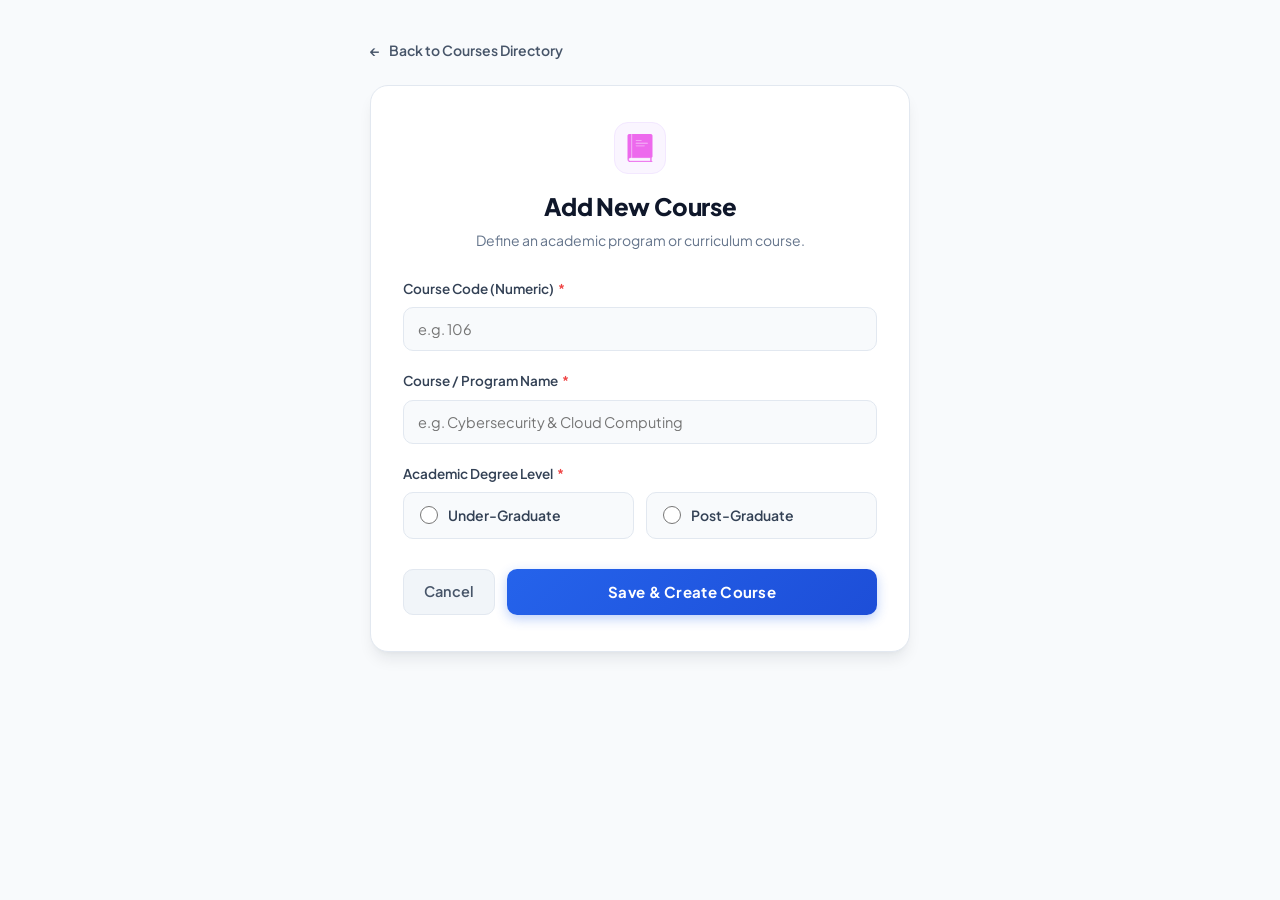
<file: course-form.html>
<!DOCTYPE html>
<html lang="en">

<head>
    <meta charset="UTF-8">
    <meta name="viewport" content="width=device-width, initial-scale=1.0">
    <title>Add Course | EduPulse Portal</title>
    <link rel="preconnect" href="https://fonts.googleapis.com">
    <link rel="preconnect" href="https://fonts.gstatic.com" crossorigin>
    <link href="https://fonts.googleapis.com/css2?family=Plus+Jakarta+Sans:wght@400;500;600;700;800&family=Inter:wght@400;500;600;700&display=swap" rel="stylesheet">
    <link rel="stylesheet" href="styles/app.css">
</head>

<body class="form-body-wrapper">
    <div class="form-top-nav">
        <a href="courses.html" class="back-link">
            <span>&larr;</span> Back to Courses Directory
        </a>
    </div>

    <div class="form-container-card">
        <div class="form-header">
            <div class="form-icon-emblem" style="background: #faf5ff; border-color: #f3e8ff;">
                <img src="images/book-img.svg" alt="Course Icon" style="filter: invert(33%) sepia(87%) saturate(2035%) hue-rotate(264deg) brightness(96%) contrast(93%);">
            </div>
            <h1 class="form-page-title">Add New Course</h1>
            <p class="form-page-subtitle">Define an academic program or curriculum course.</p>
        </div>

        <form class="form-design" onsubmit="return false;">
            <div class="form-group">
                <label class="form-label">
                    Course Code (Numeric) <span class="required-star">*</span>
                </label>
                <input type="text" placeholder="e.g. 106" class="in course-code" required>
            </div>

            <div class="form-group">
                <label class="form-label">
                    Course / Program Name <span class="required-star">*</span>
                </label>
                <input type="text" placeholder="e.g. Cybersecurity & Cloud Computing" class="in course-name" required>
            </div>

            <div class="form-group">
                <label class="form-label">
                    Academic Degree Level <span class="required-star">*</span>
                </label>
                <div class="select-items">
                    <label class="item-1">
                        <input type="radio" name="grad" value="under-grad">
                        <span>Under-Graduate</span>
                    </label>
                    <label class="item-2">
                        <input type="radio" name="grad" value="post-grad">
                        <span>Post-Graduate</span>
                    </label>
                </div>
            </div>

            <div class="btn">
                <a href="courses.html" class="cancel-btn">Cancel</a>
                <button type="submit" class="submission">Save & Create Course</button>
            </div>
        </form>
    </div>

    <script src="scripts/course-form.js" type="module"></script>
</body>

</html>
</file>
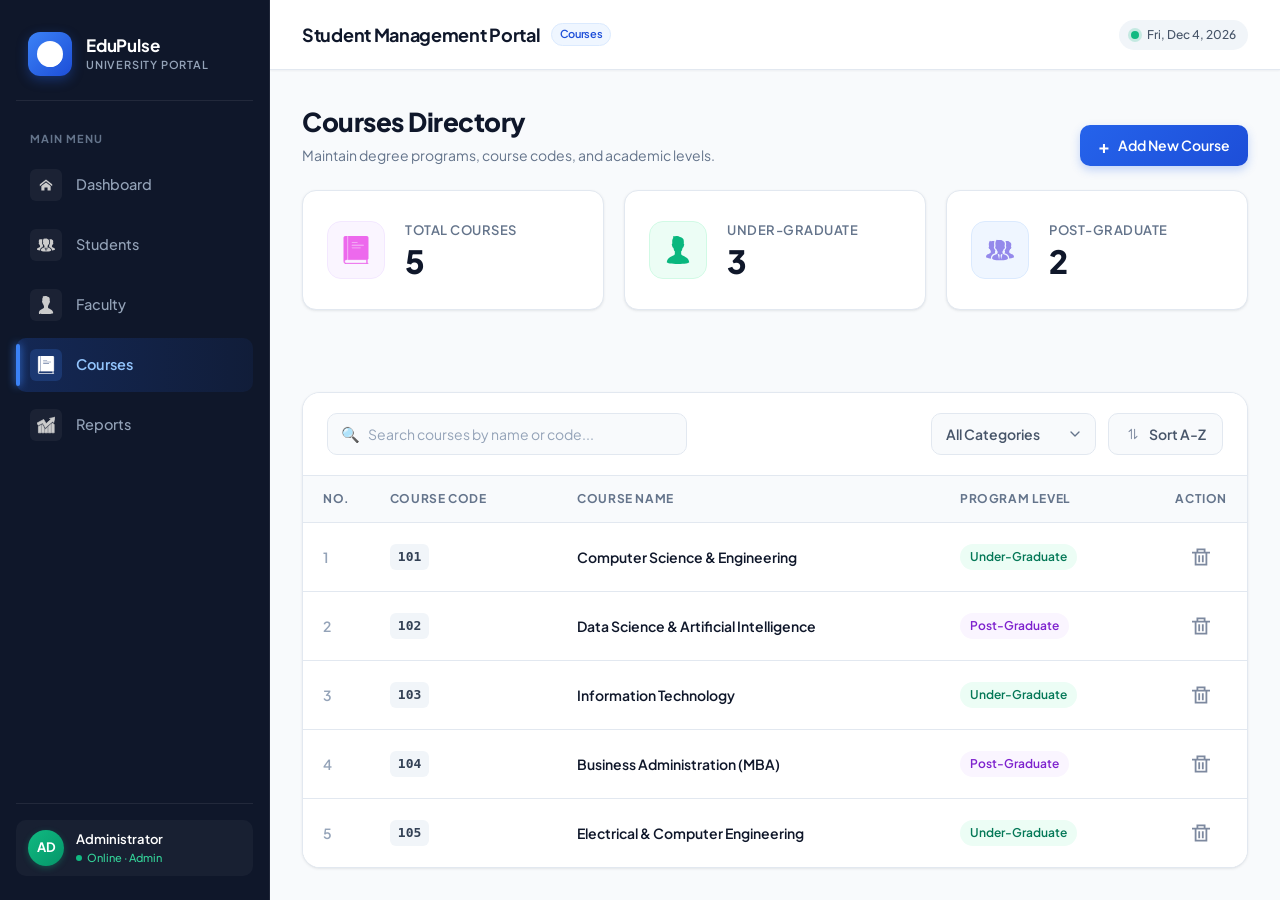
<file: courses.html>
<!DOCTYPE html>
<html lang="en">

<head>
    <meta charset="UTF-8">
    <meta name="viewport" content="width=device-width, initial-scale=1.0">
    <title>Courses Directory | EduPulse Portal</title>
    <link rel="preconnect" href="https://fonts.googleapis.com">
    <link rel="preconnect" href="https://fonts.gstatic.com" crossorigin>
    <link href="https://fonts.googleapis.com/css2?family=Plus+Jakarta+Sans:wght@400;500;600;700;800&family=Inter:wght@400;500;600;700&display=swap" rel="stylesheet">
    <link rel="stylesheet" href="styles/courses.css">
</head>

<body>
    <div class="sidebar-overlay"></div>

    <div class="main">
        <!-- Sidebar Navigation -->
        <aside class="left-nav-menu">
            <div class="logo-section">
                <div class="logo-badge">
                    <img src="images/hat-img.svg" alt="University Logo" class="hat-image">
                </div>
                <div class="logo-text-group">
                    <p class="head-top-text">EduPulse</p>
                    <span class="logo-sub-text">University Portal</span>
                </div>
                <button class="sidebar-close-btn" aria-label="Close navigation">&times;</button>
            </div>

            <nav class="menu-items">
                <span class="menu-category-title">Main Menu</span>
                <div class="dashboard-section dasboard-sec">
                    <div class="sidebar-icon-wrapper">
                        <img src="images/home-img (1).svg" alt="" class="sidebar-image-icons">
                    </div>
                    <a href="home.html" class="sidebar-menu-listname">Dashboard</a>
                </div>
                <div class="dashboard-section students-sec">
                    <div class="sidebar-icon-wrapper">
                        <img src="images/persons-img.svg" alt="" class="sidebar-image-icons">
                    </div>
                    <a href="students.html" class="sidebar-menu-listname">Students</a>
                </div>
                <div class="dashboard-section faculty-sec">
                    <div class="sidebar-icon-wrapper">
                        <img src="images/person-img.svg" alt="" class="sidebar-image-icons">
                    </div>
                    <a href="faculty.html" class="sidebar-menu-listname">Faculty</a>
                </div>
                <div class="dashboard-section courses-sec active">
                    <div class="sidebar-icon-wrapper">
                        <img src="images/book-img.svg" alt="" class="sidebar-image-icons">
                    </div>
                    <a href="courses.html" class="sidebar-menu-listname">Courses</a>
                </div>
                <div class="dashboard-section reports-sec">
                    <div class="sidebar-icon-wrapper">
                        <img src="images/report-img.svg" alt="" class="sidebar-image-icons">
                    </div>
                    <a href="reports.html" class="sidebar-menu-listname">Reports</a>
                </div>
            </nav>

            <div class="sidebar-footer">
                <div class="user-profile-badge">
                    <div class="user-avatar">AD</div>
                    <div class="user-info">
                        <span class="user-name">Administrator</span>
                        <span class="user-role">Online · Admin</span>
                    </div>
                </div>
            </div>
        </aside>

        <!-- Main Screen -->
        <main class="right-screen">
            <!-- Top Navbar -->
            <header class="top-navbar">
                <div class="top-navbar-left">
                    <button class="menu-btn" aria-label="Toggle navigation">
                        <img src="images/three-line-horizontal-svgrepo-com (3).svg" class="ham-menu" alt="Menu">
                    </button>
                    <h1 class="top-navbar-text">
                        Student Management Portal
                        <span class="portal-tag">Courses</span>
                    </h1>
                </div>
                <div class="top-navbar-right">
                    <div class="status-indicator">
                        <span class="status-dot"></span>
                        <span class="js-current-date">System Active</span>
                    </div>
                </div>
            </header>

            <div class="bottom-screen">
                <div class="welcome-text">
                    <div class="welcome-header-group">
                        <h2 class="d-text">Courses Directory</h2>
                        <p class="d-subtitle">Maintain degree programs, course codes, and academic levels.</p>
                    </div>
                    <div class="adding-icons-stu">
                        <a href="course-form.html" class="linking">Add New Course</a>
                    </div>
                </div>

                <!-- KPI Metric Boxes -->
                <div class="record-boxes-main">
                    <div class="num-courses">
                        <div class="left-side-logo">
                            <img src="images/book-img.svg" alt="" class="image-record">
                        </div>
                        <div class="right-side-data">
                            <p class="total-stu">Total Courses</p>
                            <p class="js-total-courses stu-count">0</p>
                        </div>
                    </div>
                    <div class="num-faculty">
                        <div class="left-side-logo">
                            <img src="images/person-img.svg" alt="" class="image-record">
                        </div>
                        <div class="right-side-data">
                            <p class="total-stu">Under-Graduate</p>
                            <p class="js-under-grad stu-count">0</p>
                        </div>
                    </div>
                    <div class="num-students">
                        <div class="left-side-logo">
                            <img src="images/persons-img.svg" alt="" class="image-record">
                        </div>
                        <div class="right-side-data">
                            <p class="total-stu">Post-Graduate</p>
                            <p class="js-post-grad stu-count">0</p>
                        </div>
                    </div>
                </div>
            </div>

            <!-- Table & Filter Section -->
            <section class="info-box">
                <div class="filteration">
                    <div class="search-wrapper">
                        <span class="search-icon-inside">&#128269;</span>
                        <input type="text" class="search-bar-course" placeholder="Search courses by name or code...">
                    </div>
                    <div class="filteration-right">
                        <select name="course-type" class="course-type" aria-label="Filter by program category">
                            <option value="">All Categories</option>
                            <option value="under">Under-Graduate</option>
                            <option value="post">Post-Graduate</option>
                        </select>
                        <button class="sorting" title="Toggle sorting order">
                            <img src="images/sort-alt-svgrepo-com.svg" alt="" class="sort-img">
                            <span class="sort-text">Sort A-Z</span>
                        </button>
                    </div>
                </div>

                <div class="dynamic-info-table">
                    <div class="table-responsive">
                        <table class="dynamic-table-body">
                            <thead>
                                <tr class="head-table">
                                    <th class="table-data">No.</th>
                                    <th class="table-data">Course Code</th>
                                    <th class="table-data">Course Name</th>
                                    <th class="table-data">Program Level</th>
                                    <th class="table-data del-action">Action</th>
                                </tr>
                            </thead>
                            <tbody id="table-body">
                                <!-- Populated dynamically by JavaScript -->
                            </tbody>
                        </table>
                    </div>
                </div>
            </section>
        </main>
    </div>

    <script type="module" src="scripts/courses-page.js"></script>
    <script type="module" src="scripts/std.js"></script>
</body>

</html>
</file>
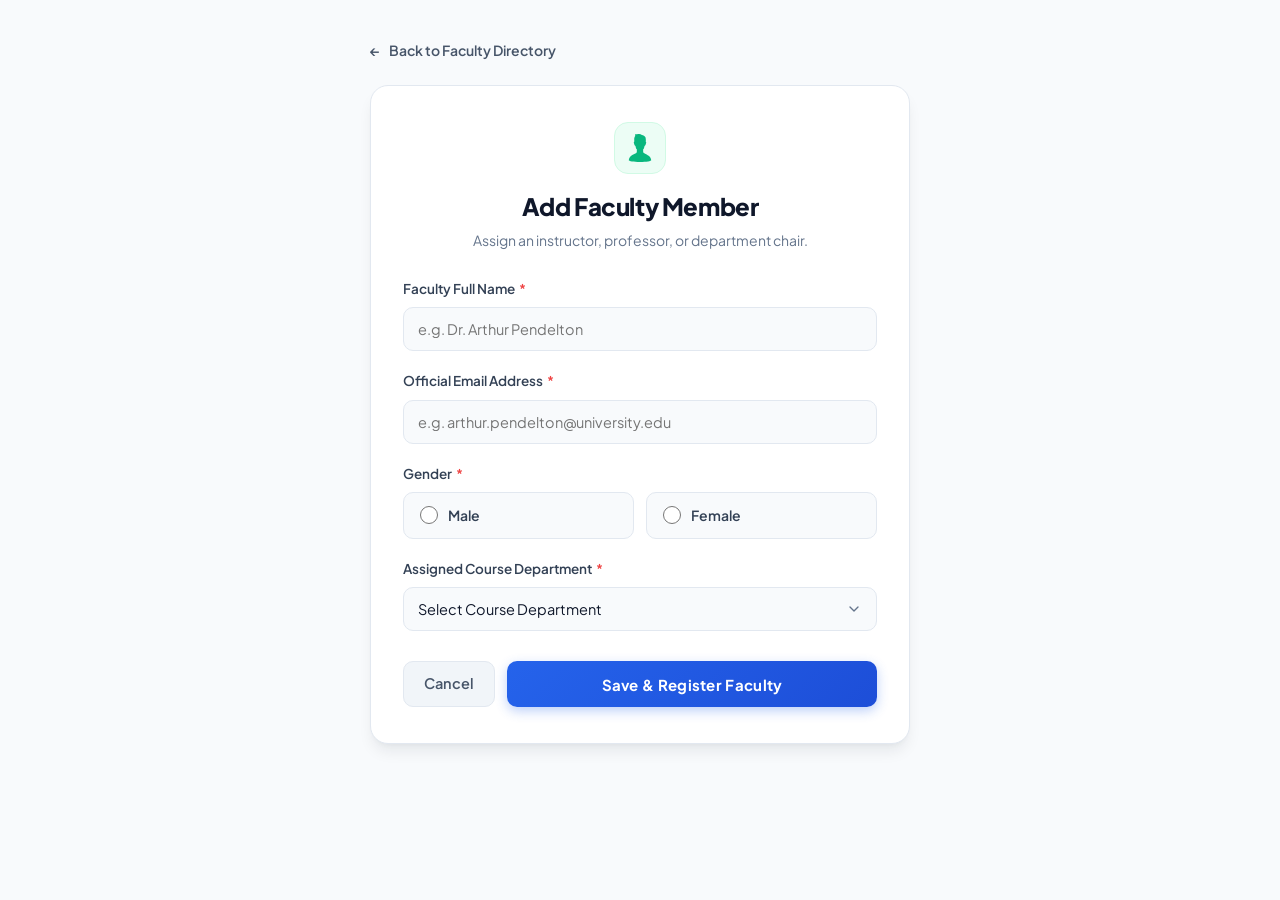
<file: faculty-form.html>
<!DOCTYPE html>
<html lang="en">

<head>
    <meta charset="UTF-8">
    <meta name="viewport" content="width=device-width, initial-scale=1.0">
    <title>Add Faculty | EduPulse Portal</title>
    <link rel="preconnect" href="https://fonts.googleapis.com">
    <link rel="preconnect" href="https://fonts.gstatic.com" crossorigin>
    <link href="https://fonts.googleapis.com/css2?family=Plus+Jakarta+Sans:wght@400;500;600;700;800&family=Inter:wght@400;500;600;700&display=swap" rel="stylesheet">
    <link rel="stylesheet" href="styles/app.css">
</head>

<body class="form-body-wrapper">
    <div class="form-top-nav">
        <a href="faculty.html" class="back-link">
            <span>&larr;</span> Back to Faculty Directory
        </a>
    </div>

    <div class="form-container-card">
        <div class="form-header">
            <div class="form-icon-emblem" style="background: #ecfdf5; border-color: #d1fae5;">
                <img src="images/person-img.svg" alt="Faculty Icon" style="filter: invert(48%) sepia(68%) saturate(674%) hue-rotate(113deg) brightness(92%) contrast(93%);">
            </div>
            <h1 class="form-page-title">Add Faculty Member</h1>
            <p class="form-page-subtitle">Assign an instructor, professor, or department chair.</p>
        </div>

        <form class="form-design" onsubmit="return false;">
            <div class="form-group">
                <label class="form-label">
                    Faculty Full Name <span class="required-star">*</span>
                </label>
                <!-- Retains class .enrollment-no required by faculty-form.js -->
                <input type="text" placeholder="e.g. Dr. Arthur Pendelton" class="in enrollment-no" required>
            </div>

            <div class="form-group">
                <label class="form-label">
                    Official Email Address <span class="required-star">*</span>
                </label>
                <!-- Retains class .student-name required by faculty-form.js -->
                <input type="email" placeholder="e.g. arthur.pendelton@university.edu" class="in student-name" required>
            </div>

            <div class="form-group">
                <label class="form-label">
                    Gender <span class="required-star">*</span>
                </label>
                <div class="select-items">
                    <label class="item-1">
                        <input type="radio" name="gen" value="male">
                        <span>Male</span>
                    </label>
                    <label class="item-2">
                        <input type="radio" name="gen" value="female">
                        <span>Female</span>
                    </label>
                </div>
            </div>

            <div class="form-group">
                <label class="form-label">
                    Assigned Course Department <span class="required-star">*</span>
                </label>
                <select class="student-course" required>
                    <!-- Populated dynamically by faculty-form.js -->
                </select>
            </div>

            <div class="btn">
                <a href="faculty.html" class="cancel-btn">Cancel</a>
                <button type="submit" class="submission">Save & Register Faculty</button>
            </div>
        </form>
    </div>

    <script src="scripts/faculty-form.js" type="module"></script>
</body>

</html>
</file>
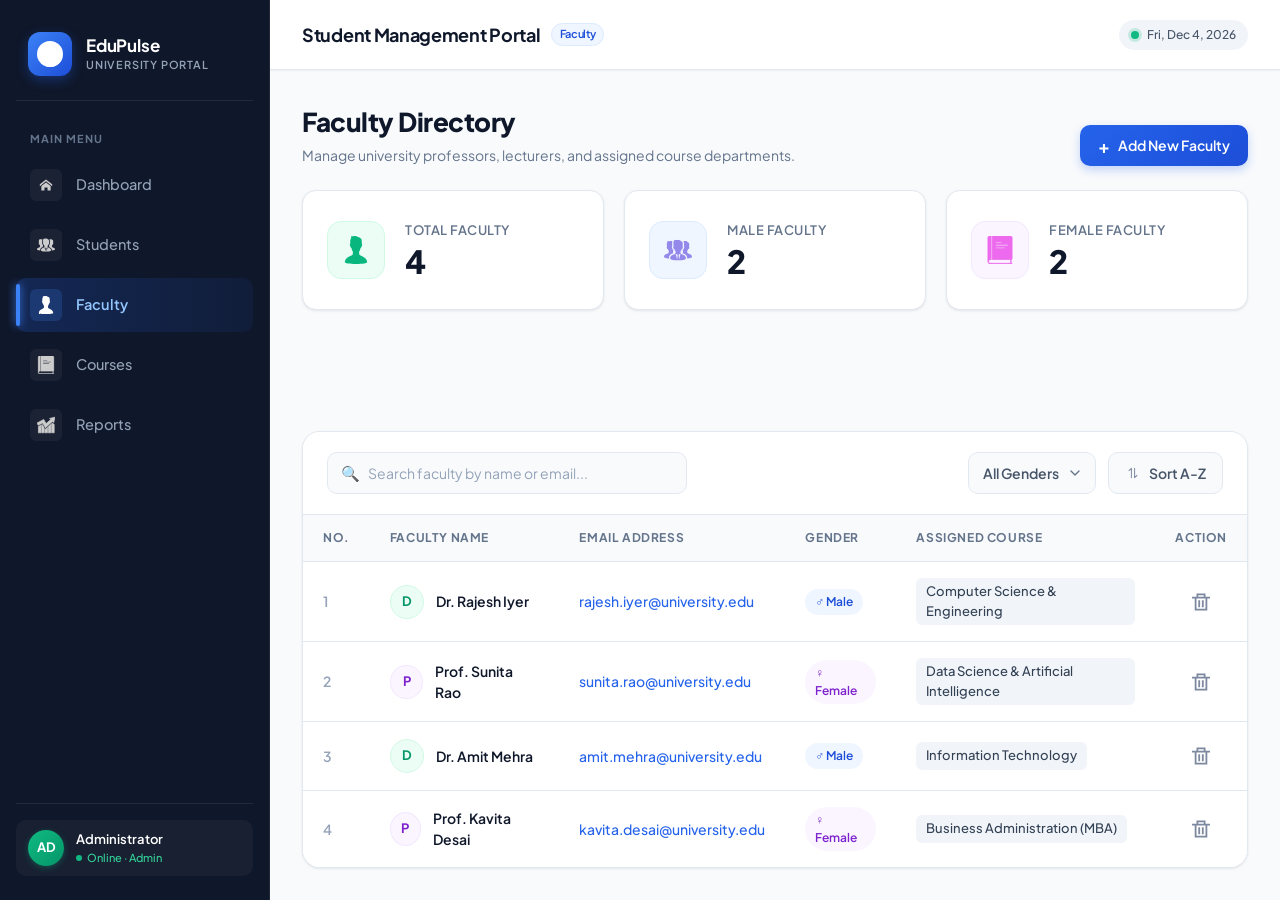
<file: faculty.html>
<!DOCTYPE html>
<html lang="en">

<head>
    <meta charset="UTF-8">
    <meta name="viewport" content="width=device-width, initial-scale=1.0">
    <title>Faculty Directory | EduPulse Portal</title>
    <link rel="preconnect" href="https://fonts.googleapis.com">
    <link rel="preconnect" href="https://fonts.gstatic.com" crossorigin>
    <link href="https://fonts.googleapis.com/css2?family=Plus+Jakarta+Sans:wght@400;500;600;700;800&family=Inter:wght@400;500;600;700&display=swap" rel="stylesheet">
    <link rel="stylesheet" href="styles/faculty.css">
</head>

<body>
    <div class="sidebar-overlay"></div>

    <div class="main">
        <!-- Sidebar Navigation -->
        <aside class="left-nav-menu">
            <div class="logo-section">
                <div class="logo-badge">
                    <img src="images/hat-img.svg" alt="University Logo" class="hat-image">
                </div>
                <div class="logo-text-group">
                    <p class="head-top-text">EduPulse</p>
                    <span class="logo-sub-text">University Portal</span>
                </div>
                <button class="sidebar-close-btn" aria-label="Close navigation">&times;</button>
            </div>

            <nav class="menu-items">
                <span class="menu-category-title">Main Menu</span>
                <div class="dashboard-section dasboard-sec">
                    <div class="sidebar-icon-wrapper">
                        <img src="images/home-img (1).svg" alt="" class="sidebar-image-icons">
                    </div>
                    <a href="home.html" class="sidebar-menu-listname">Dashboard</a>
                </div>
                <div class="dashboard-section students-sec">
                    <div class="sidebar-icon-wrapper">
                        <img src="images/persons-img.svg" alt="" class="sidebar-image-icons">
                    </div>
                    <a href="students.html" class="sidebar-menu-listname">Students</a>
                </div>
                <div class="dashboard-section faculty-sec active">
                    <div class="sidebar-icon-wrapper">
                        <img src="images/person-img.svg" alt="" class="sidebar-image-icons">
                    </div>
                    <a href="faculty.html" class="sidebar-menu-listname">Faculty</a>
                </div>
                <div class="dashboard-section courses-sec">
                    <div class="sidebar-icon-wrapper">
                        <img src="images/book-img.svg" alt="" class="sidebar-image-icons">
                    </div>
                    <a href="courses.html" class="sidebar-menu-listname">Courses</a>
                </div>
                <div class="dashboard-section reports-sec">
                    <div class="sidebar-icon-wrapper">
                        <img src="images/report-img.svg" alt="" class="sidebar-image-icons">
                    </div>
                    <a href="reports.html" class="sidebar-menu-listname">Reports</a>
                </div>
            </nav>

            <div class="sidebar-footer">
                <div class="user-profile-badge">
                    <div class="user-avatar">AD</div>
                    <div class="user-info">
                        <span class="user-name">Administrator</span>
                        <span class="user-role">Online · Admin</span>
                    </div>
                </div>
            </div>
        </aside>

        <!-- Main Screen -->
        <main class="right-screen">
            <!-- Top Navbar -->
            <header class="top-navbar">
                <div class="top-navbar-left">
                    <button class="menu-btn" aria-label="Toggle navigation">
                        <img src="images/three-line-horizontal-svgrepo-com (3).svg" class="ham-menu" alt="Menu">
                    </button>
                    <h1 class="top-navbar-text">
                        Student Management Portal
                        <span class="portal-tag">Faculty</span>
                    </h1>
                </div>
                <div class="top-navbar-right">
                    <div class="status-indicator">
                        <span class="status-dot"></span>
                        <span class="js-current-date">System Active</span>
                    </div>
                </div>
            </header>

            <div class="bottom-screen">
                <div class="welcome-text">
                    <div class="welcome-header-group">
                        <h2 class="d-text">Faculty Directory</h2>
                        <p class="d-subtitle">Manage university professors, lecturers, and assigned course departments.</p>
                    </div>
                    <div class="adding-icons-stu">
                        <a href="faculty-form.html" class="link-add-faculty">Add New Faculty</a>
                    </div>
                </div>

                <!-- KPI Metric Boxes -->
                <div class="record-boxes-main">
                    <div class="num-faculty">
                        <div class="left-side-logo">
                            <img src="images/person-img.svg" alt="" class="image-record">
                        </div>
                        <div class="right-side-data">
                            <p class="total-stu">Total Faculty</p>
                            <p class="stu-count">0</p>
                        </div>
                    </div>
                    <div class="num-students">
                        <div class="left-side-logo">
                            <img src="images/persons-img.svg" alt="" class="image-record">
                        </div>
                        <div class="right-side-data">
                            <p class="total-stu">Male Faculty</p>
                            <p class="stu-count-male">0</p>
                        </div>
                    </div>
                    <div class="num-courses">
                        <div class="left-side-logo">
                            <img src="images/book-img.svg" alt="" class="image-record">
                        </div>
                        <div class="right-side-data">
                            <p class="total-stu">Female Faculty</p>
                            <p class="stu-count-female">0</p>
                        </div>
                    </div>
                </div>
            </div>

            <!-- Table & Filter Section -->
            <section class="info-box">
                <div class="filteration">
                    <div class="search-wrapper">
                        <span class="search-icon-inside">&#128269;</span>
                        <input type="text" class="search-bar-student" placeholder="Search faculty by name or email...">
                    </div>
                    <div class="filteration-right">
                        <select name="course-type" class="student-gender" aria-label="Filter by gender">
                            <option value="">All Genders</option>
                            <option value="male">Male</option>
                            <option value="female">Female</option>
                        </select>
                        <button class="sorting" title="Toggle sorting order">
                            <img src="images/sort-alt-svgrepo-com.svg" alt="" class="sort-img">
                            <span class="sort-text">Sort A-Z</span>
                        </button>
                    </div>
                </div>

                <div class="dynamic-info-table">
                    <div class="table-responsive">
                        <table class="dynamic-table-body">
                            <thead>
                                <tr class="head-table">
                                    <th class="table-data">No.</th>
                                    <th class="table-data">Faculty Name</th>
                                    <th class="table-data">Email Address</th>
                                    <th class="table-data">Gender</th>
                                    <th class="table-data">Assigned Course</th>
                                    <th class="table-data del-action">Action</th>
                                </tr>
                            </thead>
                            <tbody id="table-body">
                                <!-- Populated dynamically by JavaScript -->
                            </tbody>
                        </table>
                    </div>
                </div>
            </section>
        </main>
    </div>

    <script type="module" src="scripts/faculty-page.js"></script>
    <script type="module" src="scripts/std.js"></script>
</body>

</html>
</file>
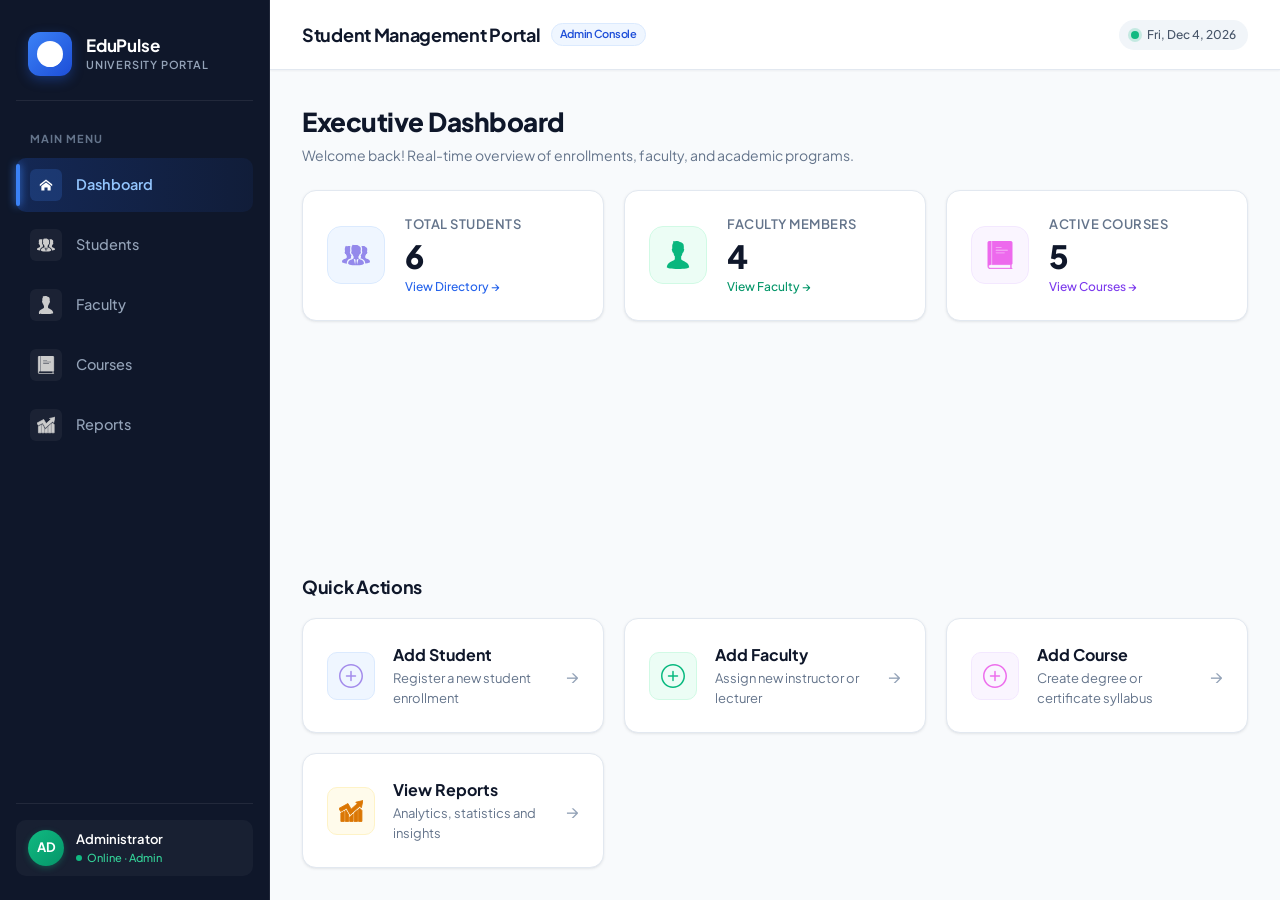
<file: home.html>
<!DOCTYPE html>
<html lang="en">

<head>
    <meta charset="UTF-8">
    <meta name="viewport" content="width=device-width, initial-scale=1.0">
    <title>Dashboard | EduPulse Portal</title>
    <link rel="preconnect" href="https://fonts.googleapis.com">
    <link rel="preconnect" href="https://fonts.gstatic.com" crossorigin>
    <link href="https://fonts.googleapis.com/css2?family=Plus+Jakarta+Sans:wght@400;500;600;700;800&family=Inter:wght@400;500;600;700&display=swap" rel="stylesheet">
    <link rel="stylesheet" href="styles/home.css">
</head>

<body>
    <div class="sidebar-overlay"></div>

    <div class="main">
        <!-- Sidebar Navigation -->
        <aside class="left-nav-menu">
            <div class="logo-section">
                <div class="logo-badge">
                    <img src="images/hat-img.svg" alt="University Logo" class="hat-image">
                </div>
                <div class="logo-text-group">
                    <p class="head-top-text">EduPulse</p>
                    <span class="logo-sub-text">University Portal</span>
                </div>
                <button class="sidebar-close-btn" aria-label="Close navigation">&times;</button>
            </div>

            <nav class="menu-items">
                <span class="menu-category-title">Main Menu</span>
                <div class="dashboard-section dasboard-sec active">
                    <div class="sidebar-icon-wrapper">
                        <img src="images/home-img (1).svg" alt="" class="sidebar-image-icons">
                    </div>
                    <a href="home.html" class="sidebar-menu-listname">Dashboard</a>
                </div>
                <div class="dashboard-section students-sec">
                    <div class="sidebar-icon-wrapper">
                        <img src="images/persons-img.svg" alt="" class="sidebar-image-icons">
                    </div>
                    <a href="students.html" class="sidebar-menu-listname">Students</a>
                </div>
                <div class="dashboard-section faculty-sec">
                    <div class="sidebar-icon-wrapper">
                        <img src="images/person-img.svg" alt="" class="sidebar-image-icons">
                    </div>
                    <a href="faculty.html" class="sidebar-menu-listname">Faculty</a>
                </div>
                <div class="dashboard-section courses-sec">
                    <div class="sidebar-icon-wrapper">
                        <img src="images/book-img.svg" alt="" class="sidebar-image-icons">
                    </div>
                    <a href="courses.html" class="sidebar-menu-listname">Courses</a>
                </div>
                <div class="dashboard-section reports-sec">
                    <div class="sidebar-icon-wrapper">
                        <img src="images/report-img.svg" alt="" class="sidebar-image-icons">
                    </div>
                    <a href="reports.html" class="sidebar-menu-listname">Reports</a>
                </div>
            </nav>

            <div class="sidebar-footer">
                <div class="user-profile-badge">
                    <div class="user-avatar">AD</div>
                    <div class="user-info">
                        <span class="user-name">Administrator</span>
                        <span class="user-role">Online · Admin</span>
                    </div>
                </div>
            </div>
        </aside>

        <!-- Main Screen -->
        <main class="right-screen">
            <!-- Top Navbar -->
            <header class="top-navbar">
                <div class="top-navbar-left">
                    <button class="menu-btn" aria-label="Toggle navigation">
                        <img src="images/three-line-horizontal-svgrepo-com (3).svg" class="ham-menu" alt="Menu">
                    </button>
                    <h1 class="top-navbar-text">
                        Student Management Portal
                        <span class="portal-tag">Admin Console</span>
                    </h1>
                </div>
                <div class="top-navbar-right">
                    <div class="status-indicator">
                        <span class="status-dot"></span>
                        <span class="js-current-date">System Active</span>
                    </div>
                </div>
            </header>

            <!-- Dashboard Content -->
            <div class="bottom-screen">
                <div class="welcome-text">
                    <div class="welcome-header-group">
                        <h2 class="d-text">Executive Dashboard</h2>
                        <p class="d-subtitle">Welcome back! Real-time overview of enrollments, faculty, and academic programs.</p>
                    </div>
                </div>

                <!-- KPI Metric Boxes -->
                <div class="record-boxes-main">
                    <div class="num-students" onclick="window.location.href='students.html'">
                        <div class="left-side-logo">
                            <img src="images/persons-img.svg" alt="Students" class="image-record">
                        </div>
                        <div class="right-side-data">
                            <p class="total-stu">Total Students</p>
                            <p class="stu-count stud-count">0</p>
                            <span class="stat-trend" style="color: #2563eb;">View Directory &rarr;</span>
                        </div>
                    </div>

                    <div class="num-faculty" onclick="window.location.href='faculty.html'">
                        <div class="left-side-logo">
                            <img src="images/person-img.svg" alt="Faculty" class="image-record">
                        </div>
                        <div class="right-side-data">
                            <p class="total-stu">Faculty Members</p>
                            <p class="stu-count fac-count">0</p>
                            <span class="stat-trend" style="color: #059669;">View Faculty &rarr;</span>
                        </div>
                    </div>

                    <div class="num-courses" onclick="window.location.href='courses.html'">
                        <div class="left-side-logo">
                            <img src="images/book-img.svg" alt="Courses" class="image-record">
                        </div>
                        <div class="right-side-data">
                            <p class="total-stu">Active Courses</p>
                            <p class="stu-count cou-count">0</p>
                            <span class="stat-trend" style="color: #7c3aed;">View Courses &rarr;</span>
                        </div>
                    </div>
                </div>
            </div>

            <!-- Quick Actions Section -->
            <section class="quick-actions">
                <div class="action-text">
                    <h3 class="text-main">Quick Actions</h3>
                </div>
                <div class="quick-action-buttons">
                    <div class="add-stu" onclick="window.location.href='student-form.html'">
                        <div class="add-action-icon-box">
                            <img src="images/plus-circle-svgrepo-com.svg" alt="Add Student" class="add-icon">
                        </div>
                        <div class="add-text-group">
                            <p class="add-text">Add Student</p>
                            <span class="add-desc">Register a new student enrollment</span>
                        </div>
                        <span class="action-arrow">&rarr;</span>
                    </div>

                    <div class="add-faculty" onclick="window.location.href='faculty-form.html'">
                        <div class="add-action-icon-box" style="background: #ecfdf5; border-color: #d1fae5;">
                            <img src="images/plus-circle-svgrepo-com.svg" alt="Add Faculty" class="add-icon" style="filter: invert(48%) sepia(68%) saturate(674%) hue-rotate(113deg) brightness(92%) contrast(93%);">
                        </div>
                        <div class="add-text-group">
                            <p class="add-text">Add Faculty</p>
                            <span class="add-desc">Assign new instructor or lecturer</span>
                        </div>
                        <span class="action-arrow">&rarr;</span>
                    </div>

                    <div class="add-course" onclick="window.location.href='course-form.html'">
                        <div class="add-action-icon-box" style="background: #faf5ff; border-color: #f3e8ff;">
                            <img src="images/plus-circle-svgrepo-com.svg" alt="Add Course" class="add-icon" style="filter: invert(33%) sepia(87%) saturate(2035%) hue-rotate(264deg) brightness(96%) contrast(93%);">
                        </div>
                        <div class="add-text-group">
                            <p class="add-text">Add Course</p>
                            <span class="add-desc">Create degree or certificate syllabus</span>
                        </div>
                        <span class="action-arrow">&rarr;</span>
                    </div>

                    <div class="view-reports-action" onclick="window.location.href='reports.html'">
                        <div class="add-action-icon-box" style="background: #fffbeb; border-color: #fef3c7;">
                            <img src="images/report-img.svg" alt="Reports" class="add-icon" style="filter: invert(58%) sepia(74%) saturate(1832%) hue-rotate(11deg) brightness(97%) contrast(98%);">
                        </div>
                        <div class="add-text-group">
                            <p class="add-text">View Reports</p>
                            <span class="add-desc">Analytics, statistics and insights</span>
                        </div>
                        <span class="action-arrow">&rarr;</span>
                    </div>
                </div>
            </section>
        </main>
    </div>

    <script type="module" src="scripts/home.js"></script>
    <script type="module" src="scripts/std.js"></script>
</body>

</html>
</file>
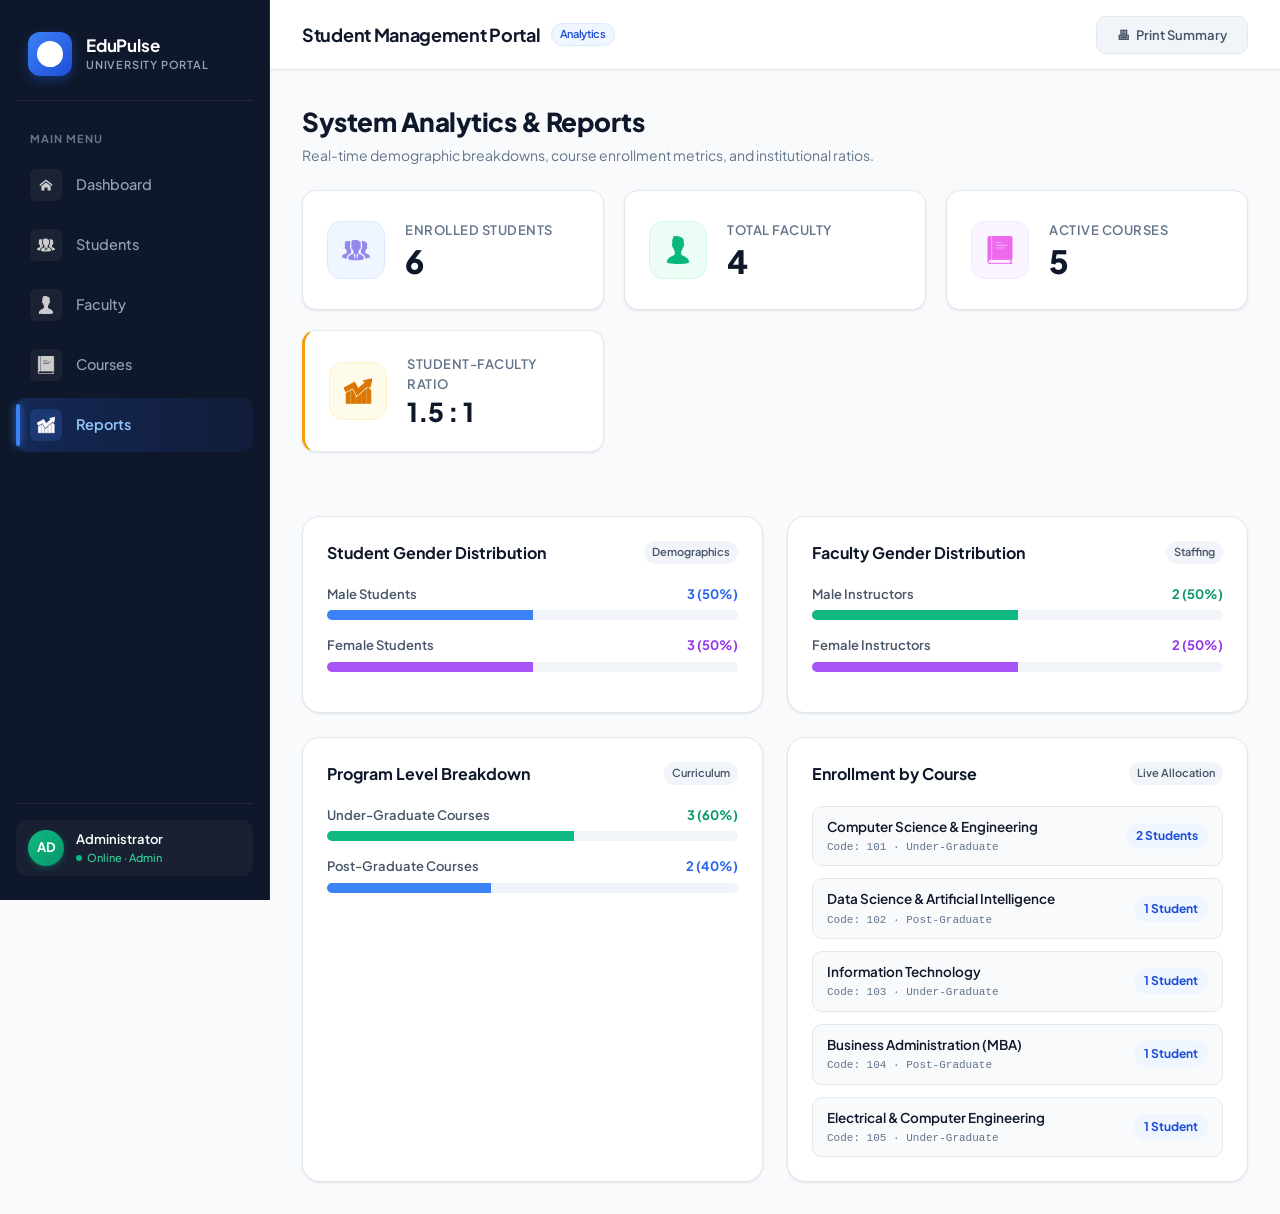
<file: reports.html>
<!DOCTYPE html>
<html lang="en">

<head>
    <meta charset="UTF-8">
    <meta name="viewport" content="width=device-width, initial-scale=1.0">
    <title>Reports & Analytics | EduPulse Portal</title>
    <link rel="preconnect" href="https://fonts.googleapis.com">
    <link rel="preconnect" href="https://fonts.gstatic.com" crossorigin>
    <link href="https://fonts.googleapis.com/css2?family=Plus+Jakarta+Sans:wght@400;500;600;700;800&family=Inter:wght@400;500;600;700&display=swap" rel="stylesheet">
    <link rel="stylesheet" href="styles/reports.css">
</head>

<body>
    <div class="sidebar-overlay"></div>

    <div class="main">
        <!-- Sidebar Navigation -->
        <aside class="left-nav-menu">
            <div class="logo-section">
                <div class="logo-badge">
                    <img src="images/hat-img.svg" alt="University Logo" class="hat-image">
                </div>
                <div class="logo-text-group">
                    <p class="head-top-text">EduPulse</p>
                    <span class="logo-sub-text">University Portal</span>
                </div>
                <button class="sidebar-close-btn" aria-label="Close navigation">&times;</button>
            </div>

            <nav class="menu-items">
                <span class="menu-category-title">Main Menu</span>
                <div class="dashboard-section dasboard-sec">
                    <div class="sidebar-icon-wrapper">
                        <img src="images/home-img (1).svg" alt="" class="sidebar-image-icons">
                    </div>
                    <a href="home.html" class="sidebar-menu-listname">Dashboard</a>
                </div>
                <div class="dashboard-section students-sec">
                    <div class="sidebar-icon-wrapper">
                        <img src="images/persons-img.svg" alt="" class="sidebar-image-icons">
                    </div>
                    <a href="students.html" class="sidebar-menu-listname">Students</a>
                </div>
                <div class="dashboard-section faculty-sec">
                    <div class="sidebar-icon-wrapper">
                        <img src="images/person-img.svg" alt="" class="sidebar-image-icons">
                    </div>
                    <a href="faculty.html" class="sidebar-menu-listname">Faculty</a>
                </div>
                <div class="dashboard-section courses-sec">
                    <div class="sidebar-icon-wrapper">
                        <img src="images/book-img.svg" alt="" class="sidebar-image-icons">
                    </div>
                    <a href="courses.html" class="sidebar-menu-listname">Courses</a>
                </div>
                <div class="dashboard-section reports-sec active">
                    <div class="sidebar-icon-wrapper">
                        <img src="images/report-img.svg" alt="" class="sidebar-image-icons">
                    </div>
                    <a href="reports.html" class="sidebar-menu-listname">Reports</a>
                </div>
            </nav>

            <div class="sidebar-footer">
                <div class="user-profile-badge">
                    <div class="user-avatar">AD</div>
                    <div class="user-info">
                        <span class="user-name">Administrator</span>
                        <span class="user-role">Online · Admin</span>
                    </div>
                </div>
            </div>
        </aside>

        <!-- Main Screen -->
        <main class="right-screen">
            <!-- Top Navbar -->
            <header class="top-navbar">
                <div class="top-navbar-left">
                    <button class="menu-btn" aria-label="Toggle navigation">
                        <img src="images/three-line-horizontal-svgrepo-com (3).svg" class="ham-menu" alt="Menu">
                    </button>
                    <h1 class="top-navbar-text">
                        Student Management Portal
                        <span class="portal-tag">Analytics</span>
                    </h1>
                </div>
                <div class="top-navbar-right">
                    <button class="cancel-btn js-print-report" style="height: 38px; gap: 6px; font-size: 13px;">
                        <span>&#128438;</span> Print Summary
                    </button>
                </div>
            </header>

            <div class="bottom-screen">
                <div class="welcome-text">
                    <div class="welcome-header-group">
                        <h2 class="d-text">System Analytics & Reports</h2>
                        <p class="d-subtitle">Real-time demographic breakdowns, course enrollment metrics, and institutional ratios.</p>
                    </div>
                </div>

                <!-- KPI Metric Boxes -->
                <div class="record-boxes-main">
                    <div class="num-students" onclick="window.location.href='students.html'">
                        <div class="left-side-logo">
                            <img src="images/persons-img.svg" alt="" class="image-record">
                        </div>
                        <div class="right-side-data">
                            <p class="total-stu">Enrolled Students</p>
                            <p class="stu-count js-rep-students">0</p>
                        </div>
                    </div>
                    <div class="num-faculty" onclick="window.location.href='faculty.html'">
                        <div class="left-side-logo">
                            <img src="images/person-img.svg" alt="" class="image-record">
                        </div>
                        <div class="right-side-data">
                            <p class="total-stu">Total Faculty</p>
                            <p class="stu-count js-rep-faculty">0</p>
                        </div>
                    </div>
                    <div class="num-courses" onclick="window.location.href='courses.html'">
                        <div class="left-side-logo">
                            <img src="images/book-img.svg" alt="" class="image-record">
                        </div>
                        <div class="right-side-data">
                            <p class="total-stu">Active Courses</p>
                            <p class="stu-count js-rep-courses">0</p>
                        </div>
                    </div>
                    <div class="num-students" style="border-left: 3px solid #f59e0b;">
                        <div class="left-side-logo" style="background: #fffbeb; border-color: #fef3c7;">
                            <img src="images/report-img.svg" alt="" class="image-record" style="filter: invert(58%) sepia(74%) saturate(1832%) hue-rotate(11deg) brightness(97%) contrast(98%);">
                        </div>
                        <div class="right-side-data">
                            <p class="total-stu">Student-Faculty Ratio</p>
                            <p class="stu-count js-rep-ratio" style="font-size: 26px;">0 : 1</p>
                        </div>
                    </div>
                </div>
            </div>

            <!-- Visual Analytics Grid -->
            <div class="reports-analytics-grid">
                <!-- Card 1: Student Gender Distribution -->
                <div class="analytics-card">
                    <div class="analytics-header">
                        <h3 class="analytics-title">Student Gender Distribution</h3>
                        <span class="analytics-tag">Demographics</span>
                    </div>

                    <div class="progress-bar-container">
                        <div class="progress-labels">
                            <span>Male Students</span>
                            <span class="js-stu-male-count" style="color: #2563eb; font-weight: 700;">0 (0%)</span>
                        </div>
                        <div class="progress-track">
                            <div class="progress-fill progress-fill-blue js-stu-male-bar" style="width: 0%;"></div>
                        </div>
                    </div>

                    <div class="progress-bar-container">
                        <div class="progress-labels">
                            <span>Female Students</span>
                            <span class="js-stu-female-count" style="color: #9333ea; font-weight: 700;">0 (0%)</span>
                        </div>
                        <div class="progress-track">
                            <div class="progress-fill progress-fill-purple js-stu-female-bar" style="width: 0%;"></div>
                        </div>
                    </div>
                </div>

                <!-- Card 2: Faculty Gender Breakdown -->
                <div class="analytics-card">
                    <div class="analytics-header">
                        <h3 class="analytics-title">Faculty Gender Distribution</h3>
                        <span class="analytics-tag">Staffing</span>
                    </div>

                    <div class="progress-bar-container">
                        <div class="progress-labels">
                            <span>Male Instructors</span>
                            <span class="js-fac-male-count" style="color: #059669; font-weight: 700;">0 (0%)</span>
                        </div>
                        <div class="progress-track">
                            <div class="progress-fill progress-fill-emerald js-fac-male-bar" style="width: 0%;"></div>
                        </div>
                    </div>

                    <div class="progress-bar-container">
                        <div class="progress-labels">
                            <span>Female Instructors</span>
                            <span class="js-fac-female-count" style="color: #9333ea; font-weight: 700;">0 (0%)</span>
                        </div>
                        <div class="progress-track">
                            <div class="progress-fill progress-fill-purple js-fac-female-bar" style="width: 0%;"></div>
                        </div>
                    </div>
                </div>

                <!-- Card 3: Academic Programs Level -->
                <div class="analytics-card">
                    <div class="analytics-header">
                        <h3 class="analytics-title">Program Level Breakdown</h3>
                        <span class="analytics-tag">Curriculum</span>
                    </div>

                    <div class="progress-bar-container">
                        <div class="progress-labels">
                            <span>Under-Graduate Courses</span>
                            <span class="js-course-under-count" style="color: #059669; font-weight: 700;">0 (0%)</span>
                        </div>
                        <div class="progress-track">
                            <div class="progress-fill progress-fill-emerald js-course-under-bar" style="width: 0%;"></div>
                        </div>
                    </div>

                    <div class="progress-bar-container">
                        <div class="progress-labels">
                            <span>Post-Graduate Courses</span>
                            <span class="js-course-post-count" style="color: #2563eb; font-weight: 700;">0 (0%)</span>
                        </div>
                        <div class="progress-track">
                            <div class="progress-fill progress-fill-blue js-course-post-bar" style="width: 0%;"></div>
                        </div>
                    </div>
                </div>

                <!-- Card 4: Enrollment by Course -->
                <div class="analytics-card">
                    <div class="analytics-header">
                        <h3 class="analytics-title">Enrollment by Course</h3>
                        <span class="analytics-tag">Live Allocation</span>
                    </div>
                    <div class="course-distribution-list js-course-distribution">
                        <!-- Populated dynamically by reports-page.js -->
                    </div>
                </div>
            </div>
        </main>
    </div>

    <script type="module" src="scripts/reports-page.js"></script>
    <script type="module" src="scripts/std.js"></script>
</body>

</html>
</file>
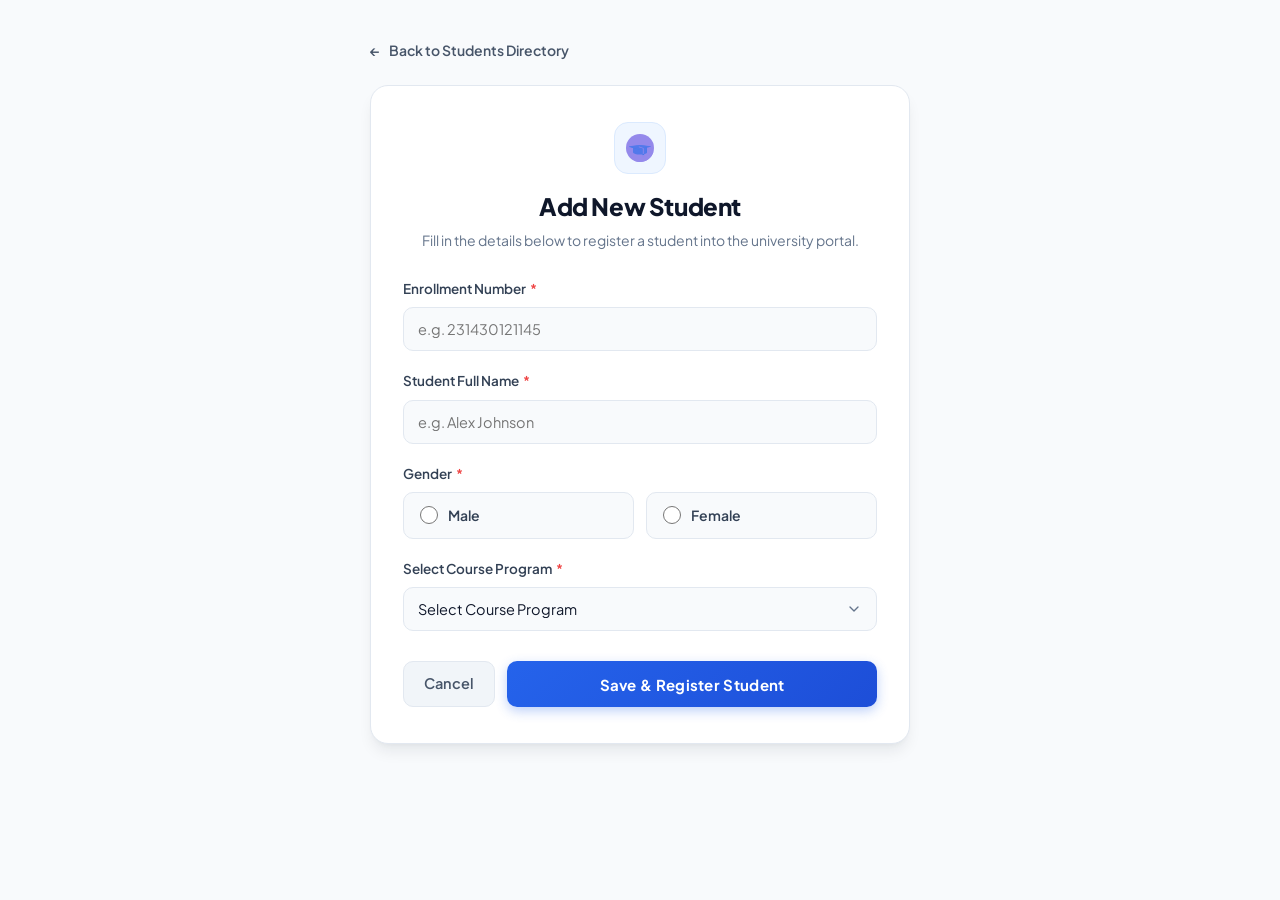
<file: student-form.html>
<!DOCTYPE html>
<html lang="en">

<head>
    <meta charset="UTF-8">
    <meta name="viewport" content="width=device-width, initial-scale=1.0">
    <title>Add Student | EduPulse Portal</title>
    <link rel="preconnect" href="https://fonts.googleapis.com">
    <link rel="preconnect" href="https://fonts.gstatic.com" crossorigin>
    <link href="https://fonts.googleapis.com/css2?family=Plus+Jakarta+Sans:wght@400;500;600;700;800&family=Inter:wght@400;500;600;700&display=swap" rel="stylesheet">
    <link rel="stylesheet" href="styles/app.css">
</head>

<body class="form-body-wrapper">
    <div class="form-top-nav">
        <a href="students.html" class="back-link">
            <span>&larr;</span> Back to Students Directory
        </a>
    </div>

    <div class="form-container-card">
        <div class="form-header">
            <div class="form-icon-emblem">
                <img src="images/hat-img.svg" alt="Student Icon">
            </div>
            <h1 class="form-page-title">Add New Student</h1>
            <p class="form-page-subtitle">Fill in the details below to register a student into the university portal.</p>
        </div>

        <form class="form-design" onsubmit="return false;">
            <div class="form-group">
                <label class="form-label">
                    Enrollment Number <span class="required-star">*</span>
                </label>
                <input type="text" placeholder="e.g. 231430121145" class="in enrollment-no" required>
            </div>

            <div class="form-group">
                <label class="form-label">
                    Student Full Name <span class="required-star">*</span>
                </label>
                <input type="text" placeholder="e.g. Alex Johnson" class="in student-name" required>
            </div>

            <div class="form-group">
                <label class="form-label">
                    Gender <span class="required-star">*</span>
                </label>
                <div class="select-items">
                    <label class="item-1">
                        <input type="radio" name="gen" value="male">
                        <span>Male</span>
                    </label>
                    <label class="item-2">
                        <input type="radio" name="gen" value="female">
                        <span>Female</span>
                    </label>
                </div>
            </div>

            <div class="form-group">
                <label class="form-label">
                    Select Course Program <span class="required-star">*</span>
                </label>
                <select class="student-course" required>
                    <!-- Populated dynamically by student-form.js -->
                </select>
            </div>

            <div class="btn">
                <a href="students.html" class="cancel-btn">Cancel</a>
                <button type="submit" class="submission">Save & Register Student</button>
            </div>
        </form>
    </div>

    <script src="scripts/student-form.js" type="module"></script>
</body>

</html>
</file>
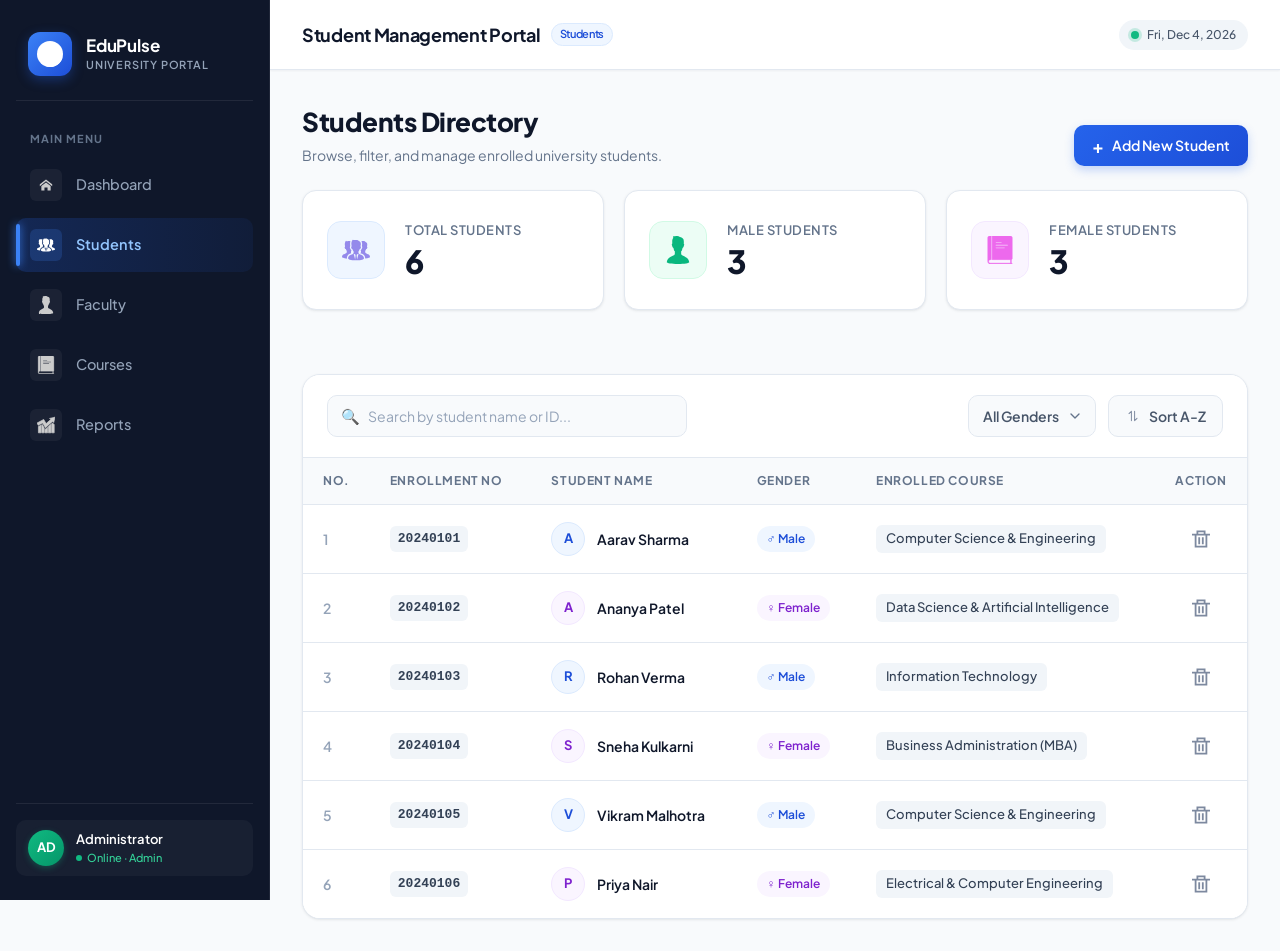
<file: students.html>
<!DOCTYPE html>
<html lang="en">

<head>
    <meta charset="UTF-8">
    <meta name="viewport" content="width=device-width, initial-scale=1.0">
    <title>Students Directory | EduPulse Portal</title>
    <link rel="preconnect" href="https://fonts.googleapis.com">
    <link rel="preconnect" href="https://fonts.gstatic.com" crossorigin>
    <link
        href="https://fonts.googleapis.com/css2?family=Plus+Jakarta+Sans:wght@400;500;600;700;800&family=Inter:wght@400;500;600;700&display=swap"
        rel="stylesheet">
    <link rel="stylesheet" href="styles/students.css">
</head>

<body>
    <div class="sidebar-overlay"></div>

    <div class="main">
        <!-- Sidebar Navigation -->
        <aside class="left-nav-menu">
            <div class="logo-section">
                <div class="logo-badge">
                    <img src="images/hat-img.svg" alt="University Logo" class="hat-image">
                </div>
                <div class="logo-text-group">
                    <p class="head-top-text">EduPulse</p>
                    <span class="logo-sub-text">University Portal</span>
                </div>
                <button class="sidebar-close-btn" aria-label="Close navigation">&times;</button>
            </div>

            <nav class="menu-items">
                <span class="menu-category-title">Main Menu</span>
                <div class="dashboard-section dasboard-sec">
                    <div class="sidebar-icon-wrapper">
                        <img src="images/home-img (1).svg" alt="" class="sidebar-image-icons">
                    </div>
                    <a href="home.html" class="sidebar-menu-listname">Dashboard</a>
                </div>
                <div class="dashboard-section students-sec active">
                    <div class="sidebar-icon-wrapper">
                        <img src="images/persons-img.svg" alt="" class="sidebar-image-icons">
                    </div>
                    <a href="students.html" class="sidebar-menu-listname">Students</a>
                </div>
                <div class="dashboard-section faculty-sec">
                    <div class="sidebar-icon-wrapper">
                        <img src="images/person-img.svg" alt="" class="sidebar-image-icons">
                    </div>
                    <a href="faculty.html" class="sidebar-menu-listname">Faculty</a>
                </div>
                <div class="dashboard-section courses-sec">
                    <div class="sidebar-icon-wrapper">
                        <img src="images/book-img.svg" alt="" class="sidebar-image-icons">
                    </div>
                    <a href="courses.html" class="sidebar-menu-listname">Courses</a>
                </div>
                <div class="dashboard-section reports-sec">
                    <div class="sidebar-icon-wrapper">
                        <img src="images/report-img.svg" alt="" class="sidebar-image-icons">
                    </div>
                    <a href="reports.html" class="sidebar-menu-listname">Reports</a>
                </div>
            </nav>

            <div class="sidebar-footer">
                <div class="user-profile-badge">
                    <div class="user-avatar">AD</div>
                    <div class="user-info">
                        <span class="user-name">Administrator</span>
                        <span class="user-role">Online · Admin</span>
                    </div>
                </div>
            </div>
        </aside>

        <!-- Main Screen -->
        <main class="right-screen">
            <!-- Top Navbar -->
            <header class="top-navbar">
                <div class="top-navbar-left">
                    <button class="menu-btn" aria-label="Toggle navigation">
                        <img src="images/three-line-horizontal-svgrepo-com (3).svg" class="ham-menu" alt="Menu">
                    </button>
                    <h1 class="top-navbar-text">
                        Student Management Portal
                        <span class="portal-tag">Students</span>
                    </h1>
                </div>
                <div class="top-navbar-right">
                    <div class="status-indicator">
                        <span class="status-dot"></span>
                        <span class="js-current-date">System Active</span>
                    </div>
                </div>
            </header>

            <div class="bottom-screen">
                <div class="welcome-text">
                    <div class="welcome-header-group">
                        <h2 class="d-text">Students Directory</h2>
                        <p class="d-subtitle">Browse, filter, and manage enrolled university students.</p>
                    </div>
                    <div class="adding-icons-stu">
                        <a href="student-form.html" class="link-new-student">Add New Student</a>
                    </div>
                </div>

                <!-- KPI Metric Boxes -->
                <div class="record-boxes-main">
                    <div class="num-students">
                        <div class="left-side-logo">
                            <img src="images/persons-img.svg" alt="" class="image-record">
                        </div>
                        <div class="right-side-data">
                            <p class="total-stu">Total Students</p>
                            <p class="stu-count">0</p>
                        </div>
                    </div>
                    <div class="num-faculty">
                        <div class="left-side-logo">
                            <img src="images/person-img.svg" alt="" class="image-record">
                        </div>
                        <div class="right-side-data">
                            <p class="total-stu">Male Students</p>
                            <p class="stu-count-male">0</p>
                        </div>
                    </div>
                    <div class="num-courses">
                        <div class="left-side-logo">
                            <img src="images/book-img.svg" alt="" class="image-record">
                        </div>
                        <div class="right-side-data">
                            <p class="total-stu">Female Students</p>
                            <p class="stu-count-female">0</p>
                        </div>
                    </div>
                </div>
            </div>

            <!-- Table & Filter Section -->
            <section class="info-box">
                <div class="filteration">
                    <div class="search-wrapper">
                        <span class="search-icon-inside">&#128269;</span>
                        <input type="text" class="search-bar-student" placeholder="Search by student name or ID...">
                    </div>
                    <div class="filteration-right">
                        <select name="course-type" class="student-gender" aria-label="Filter by gender">
                            <option value="">All Genders</option>
                            <option value="male">Male</option>
                            <option value="female">Female</option>
                        </select>
                        <button class="sorting" title="Toggle sorting order">
                            <img src="images/sort-alt-svgrepo-com.svg" alt="" class="sort-img">
                            <span class="sort-text">Sort A-Z</span>
                        </button>
                    </div>
                </div>

                <div class="dynamic-info-table">
                    <div class="table-responsive">
                        <table class="dynamic-table-body">
                            <thead>
                                <tr class="head-table">
                                    <th class="table-data">No.</th>
                                    <th class="table-data">Enrollment No</th>
                                    <th class="table-data">Student Name</th>
                                    <th class="table-data">Gender</th>
                                    <th class="table-data">Enrolled Course</th>
                                    <th class="table-data del-action">Action</th>
                                </tr>
                            </thead>
                            <tbody id="table-body">
                                <!-- Populated dynamically by JavaScript -->
                            </tbody>
                        </table>
                    </div>
                </div>
            </section>
        </main>
    </div>

    <script type="module" src="scripts/students-page.js"></script>
    <script type="module" src="scripts/std.js"></script>
</body>

</html>
</file>
<file: styles/app.css>
/* ==========================================================================
   EduPulse Student Management Portal - Master Design System
   Professional, Modern, High-Performance UI
   ========================================================================== */

@import url('https://fonts.googleapis.com/css2?family=Plus+Jakarta+Sans:wght@300;400;500;600;700;800&family=Inter:wght@400;500;600;700&display=swap');

:root {
    /* Brand & Accent Colors */
    --primary-50: #eff6ff;
    --primary-100: #dbeafe;
    --primary-200: #bfdbfe;
    --primary-500: #3b82f6;
    --primary-600: #2563eb;
    --primary-700: #1d4ed8;
    --primary-gradient: linear-gradient(135deg, #2563eb 0%, #1d4ed8 100%);
    
    /* Slate / Neutral Scale */
    --slate-50: #f8fafc;
    --slate-100: #f1f5f9;
    --slate-200: #e2e8f0;
    --slate-300: #cbd5e1;
    --slate-400: #94a3b8;
    --slate-500: #64748b;
    --slate-600: #475569;
    --slate-700: #334155;
    --slate-800: #1e293b;
    --slate-900: #0f172a;
    --slate-950: #020617;

    /* Semantic Colors */
    --emerald-50: #ecfdf5;
    --emerald-100: #d1fae5;
    --emerald-500: #10b981;
    --emerald-600: #059669;
    --emerald-700: #047857;

    --purple-50: #faf5ff;
    --purple-100: #f3e8ff;
    --purple-500: #a855f7;
    --purple-600: #9333ea;
    --purple-700: #7e22ce;

    --amber-50: #fffbeb;
    --amber-500: #f59e0b;
    --amber-600: #d97706;

    --rose-50: #fef2f2;
    --rose-100: #fee2e2;
    --rose-500: #ef4444;
    --rose-600: #dc2626;

    /* Theme Aliases */
    --bg-canvas: #f8fafc;
    --bg-surface: #ffffff;
    --bg-surface-hover: #f1f5f9;
    --bg-sidebar: #0f172a;
    --border-color: #e2e8f0;
    --border-light: #f1f5f9;
    --text-primary: #0f172a;
    --text-secondary: #475569;
    --text-muted: #64748b;
    --text-inverse: #ffffff;

    /* Shadows */
    --shadow-xs: 0 1px 2px 0 rgba(15, 23, 42, 0.05);
    --shadow-sm: 0 1px 3px 0 rgba(15, 23, 42, 0.08), 0 1px 2px -1px rgba(15, 23, 42, 0.05);
    --shadow-md: 0 4px 6px -1px rgba(15, 23, 42, 0.08), 0 2px 4px -2px rgba(15, 23, 42, 0.06);
    --shadow-lg: 0 10px 15px -3px rgba(15, 23, 42, 0.08), 0 4px 6px -4px rgba(15, 23, 42, 0.05);
    --shadow-xl: 0 20px 25px -5px rgba(15, 23, 42, 0.08), 0 8px 10px -6px rgba(15, 23, 42, 0.04);

    /* Radii */
    --radius-sm: 6px;
    --radius-md: 10px;
    --radius-lg: 14px;
    --radius-xl: 18px;
    --radius-full: 9999px;

    /* Transitions */
    --transition-fast: 0.15s ease;
    --transition-base: 0.25s cubic-bezier(0.4, 0, 0.2, 1);
    --transition-smooth: 0.35s cubic-bezier(0.16, 1, 0.3, 1);
}

/* ==========================================================================
   CSS Reset & Base Rules
   ========================================================================== */

*, *::before, *::after {
    box-sizing: border-box;
    margin: 0;
    padding: 0;
}

html, body {
    height: 100%;
    font-family: 'Plus Jakarta Sans', 'Inter', -apple-system, BlinkMacSystemFont, 'Segoe UI', Roboto, sans-serif;
    background-color: var(--bg-canvas);
    color: var(--text-primary);
    -webkit-font-smoothing: antialiased;
    -moz-osx-font-smoothing: grayscale;
    line-height: 1.5;
}

a {
    color: inherit;
    text-decoration: none;
}

button, input, select {
    font-family: inherit;
    font-size: inherit;
}

/* ==========================================================================
   Main Layout Container
   ========================================================================== */

.main {
    display: flex;
    min-height: 100vh;
    background-color: var(--bg-canvas);
    position: relative;
}

/* ==========================================================================
   Left Sidebar Navigation
   ========================================================================== */

.left-nav-menu {
    width: 270px;
    min-width: 270px;
    height: 100vh;
    position: sticky;
    top: 0;
    background-color: var(--bg-sidebar);
    border-right: 1px solid rgba(255, 255, 255, 0.07);
    display: flex;
    flex-direction: column;
    justify-content: space-between;
    padding: 24px 16px;
    z-index: 990;
    overflow-y: auto;
    scrollbar-width: thin;
    scrollbar-color: rgba(255, 255, 255, 0.1) transparent;
}

.left-nav-menu::-webkit-scrollbar {
    width: 5px;
}
.left-nav-menu::-webkit-scrollbar-thumb {
    background: rgba(255, 255, 255, 0.1);
    border-radius: 10px;
}

/* Logo Section */
.logo-section {
    display: flex;
    align-items: center;
    gap: 14px;
    padding: 8px 12px 24px;
    border-bottom: 1px solid rgba(255, 255, 255, 0.08);
}

.logo-badge {
    height: 44px;
    width: 44px;
    min-width: 44px;
    border-radius: 12px;
    background: linear-gradient(135deg, #3b82f6 0%, #1d4ed8 100%);
    display: flex;
    align-items: center;
    justify-content: center;
    box-shadow: 0 4px 12px rgba(37, 99, 235, 0.35);
}

.logo-badge img,
.hat-image {
    height: 26px;
    width: 26px;
    filter: brightness(0) invert(1);
}

.logo-text-group {
    display: flex;
    flex-direction: column;
}

.head-top-text {
    font-size: 17px;
    font-weight: 700;
    color: var(--text-inverse);
    letter-spacing: -0.2px;
    line-height: 1.2;
}

.logo-sub-text {
    font-size: 11px;
    font-weight: 600;
    color: var(--slate-400);
    letter-spacing: 0.8px;
    text-transform: uppercase;
    margin-top: 2px;
}

/* Navigation Links */
.menu-items {
    padding-top: 20px;
    display: flex;
    flex-direction: column;
    gap: 6px;
    flex: 1;
}

.menu-category-title {
    font-size: 11px;
    font-weight: 700;
    color: var(--slate-500);
    letter-spacing: 1px;
    text-transform: uppercase;
    padding: 10px 14px 4px;
}

.dashboard-section {
    display: flex;
    align-items: center;
    gap: 14px;
    padding: 11px 14px;
    border-radius: var(--radius-md);
    color: var(--slate-400);
    font-size: 14.5px;
    font-weight: 500;
    cursor: pointer;
    transition: all var(--transition-fast);
    position: relative;
    text-decoration: none;
}

.dashboard-section:hover {
    background-color: rgba(255, 255, 255, 0.06);
    color: var(--text-inverse);
    transform: translateX(3px);
}

.dashboard-section.active {
    background: linear-gradient(90deg, rgba(37, 99, 235, 0.22) 0%, rgba(37, 99, 235, 0.08) 100%);
    color: #93c5fd;
    font-weight: 600;
}

.dashboard-section.active::before {
    content: '';
    position: absolute;
    left: 0;
    top: 6px;
    bottom: 6px;
    width: 3.5px;
    border-radius: var(--radius-full);
    background-color: var(--primary-500);
    box-shadow: 0 0 8px var(--primary-500);
}

.sidebar-icon-wrapper {
    height: 32px;
    width: 32px;
    min-width: 32px;
    border-radius: var(--radius-sm);
    display: flex;
    align-items: center;
    justify-content: center;
    background: rgba(255, 255, 255, 0.05);
    transition: all var(--transition-fast);
}

.dashboard-section:hover .sidebar-icon-wrapper,
.dashboard-section.active .sidebar-icon-wrapper {
    background: rgba(59, 130, 246, 0.2);
}

.sidebar-image-icons {
    height: 18px;
    width: 18px;
    filter: brightness(0) invert(0.8);
    transition: filter var(--transition-fast);
}

.dashboard-section:hover .sidebar-image-icons,
.dashboard-section.active .sidebar-image-icons {
    filter: brightness(0) invert(1);
}

.sidebar-menu-listname {
    flex: 1;
    color: inherit;
    text-decoration: none;
    font-size: 14.5px;
    font-weight: inherit;
}

/* Sidebar Footer / User Profile */
.sidebar-footer {
    padding-top: 16px;
    border-top: 1px solid rgba(255, 255, 255, 0.08);
}

.user-profile-badge {
    display: flex;
    align-items: center;
    gap: 12px;
    padding: 10px 12px;
    border-radius: var(--radius-md);
    background: rgba(255, 255, 255, 0.04);
}

.user-avatar {
    width: 36px;
    height: 36px;
    border-radius: var(--radius-full);
    background: linear-gradient(135deg, #10b981 0%, #059669 100%);
    color: white;
    font-weight: 700;
    font-size: 13px;
    display: flex;
    align-items: center;
    justify-content: center;
    box-shadow: 0 2px 6px rgba(16, 185, 129, 0.3);
}

.user-info {
    display: flex;
    flex-direction: column;
    overflow: hidden;
}

.user-name {
    font-size: 13px;
    font-weight: 600;
    color: var(--text-inverse);
    white-space: nowrap;
    text-overflow: ellipsis;
}

.user-role {
    font-size: 11px;
    color: #34d399;
    font-weight: 500;
    display: flex;
    align-items: center;
    gap: 5px;
}

.user-role::before {
    content: '';
    display: inline-block;
    width: 6px;
    height: 6px;
    border-radius: 50%;
    background-color: #10b981;
}

/* Close button on mobile sidebar */
.sidebar-close-btn {
    display: none;
    background: transparent;
    border: none;
    color: var(--slate-400);
    cursor: pointer;
    font-size: 20px;
    padding: 4px;
    margin-left: auto;
}

/* Mobile Sidebar Backdrop Overlay */
.sidebar-overlay {
    display: none;
    position: fixed;
    inset: 0;
    background: rgba(15, 23, 42, 0.6);
    backdrop-filter: blur(4px);
    z-index: 980;
    opacity: 0;
    transition: opacity var(--transition-base);
}

.sidebar-overlay.active {
    display: block;
    opacity: 1;
}

/* ==========================================================================
   Right Content Area
   ========================================================================== */

.right-screen {
    flex: 1;
    min-width: 0;
    display: flex;
    flex-direction: column;
    background-color: var(--bg-canvas);
}

/* ==========================================================================
   Top Navigation Bar
   ========================================================================== */

.top-navbar {
    height: 70px;
    background-color: var(--bg-surface);
    border-bottom: 1px solid var(--border-color);
    display: flex;
    justify-content: space-between;
    align-items: center;
    padding: 0 32px;
    position: sticky;
    top: 0;
    z-index: 100;
    box-shadow: var(--shadow-xs);
}

.top-navbar-left {
    display: flex;
    align-items: center;
    gap: 16px;
}

.menu-btn {
    display: none;
    background: transparent;
    border: 1px solid var(--border-color);
    border-radius: var(--radius-sm);
    padding: 8px;
    cursor: pointer;
    color: var(--text-secondary);
    display: none;
    align-items: center;
    justify-content: center;
    transition: all var(--transition-fast);
}

.menu-btn:hover {
    background-color: var(--slate-100);
    color: var(--text-primary);
}

.ham-menu {
    height: 20px;
    width: 20px;
}

.top-navbar-text {
    font-size: 18px;
    font-weight: 700;
    color: var(--text-primary);
    letter-spacing: -0.3px;
    display: flex;
    align-items: center;
    gap: 10px;
}

.top-navbar-text .portal-tag {
    font-size: 11px;
    font-weight: 600;
    padding: 2px 8px;
    background-color: var(--primary-50);
    color: var(--primary-700);
    border-radius: var(--radius-full);
    border: 1px solid var(--primary-100);
}

.top-navbar-right {
    display: flex;
    align-items: center;
    gap: 16px;
}

.status-indicator {
    display: flex;
    align-items: center;
    gap: 8px;
    padding: 6px 12px;
    background-color: var(--slate-100);
    border-radius: var(--radius-full);
    font-size: 12px;
    font-weight: 500;
    color: var(--slate-600);
}

.status-dot {
    width: 8px;
    height: 8px;
    border-radius: 50%;
    background-color: var(--emerald-500);
    box-shadow: 0 0 0 3px rgba(16, 185, 129, 0.2);
}

/* ==========================================================================
   Page Content & Header Sections
   ========================================================================== */

.bottom-screen {
    padding: 32px;
    flex: 1;
}

.welcome-text {
    display: flex;
    justify-content: space-between;
    align-items: flex-end;
    margin-bottom: 24px;
    flex-wrap: wrap;
    gap: 16px;
}

.welcome-header-group {
    display: flex;
    flex-direction: column;
    gap: 4px;
}

.d-text {
    font-size: 26px;
    font-weight: 800;
    color: var(--text-primary);
    letter-spacing: -0.5px;
    text-decoration: none !important;
}

.d-subtitle {
    font-size: 14px;
    color: var(--text-muted);
    font-weight: 400;
}

/* Primary "Add New" Button in Header */
.adding-icons-stu {
    display: inline-flex;
    align-items: center;
    background: var(--primary-gradient);
    border-radius: var(--radius-md);
    box-shadow: 0 4px 10px rgba(37, 99, 235, 0.25);
    transition: all var(--transition-fast);
}

.adding-icons-stu:hover {
    box-shadow: 0 6px 16px rgba(37, 99, 235, 0.35);
    transform: translateY(-2px);
}

.link-new-student,
.link-add-faculty,
.linking {
    color: #ffffff !important;
    text-decoration: none !important;
    font-weight: 600;
    font-size: 14px;
    padding: 10px 18px;
    display: inline-flex;
    align-items: center;
    gap: 8px;
}

.link-new-student::before,
.link-add-faculty::before,
.linking::before {
    content: '+';
    font-size: 18px;
    font-weight: 700;
    line-height: 1;
}

/* ==========================================================================
   KPI / Stat Metric Cards
   ========================================================================== */

.record-boxes-main {
    display: grid;
    grid-template-columns: repeat(auto-fit, minmax(260px, 1fr));
    gap: 20px;
    margin-bottom: 32px;
    width: 100%;
}

.num-students,
.num-faculty,
.num-courses {
    min-height: 120px;
    height: auto;
    background-color: var(--bg-surface);
    border: 1px solid var(--border-color);
    border-radius: var(--radius-lg);
    display: flex;
    align-items: center;
    padding: 24px;
    gap: 20px;
    box-shadow: var(--shadow-sm);
    transition: all var(--transition-smooth);
    cursor: pointer;
    position: relative;
    overflow: hidden;
}

.num-students::before,
.num-faculty::before,
.num-courses::before {
    content: '';
    position: absolute;
    top: 0;
    left: 0;
    right: 0;
    height: 3px;
    opacity: 0;
    transition: opacity var(--transition-fast);
}

.num-students::before { background: var(--primary-500); }
.num-faculty::before { background: var(--emerald-500); }
.num-courses::before { background: var(--purple-500); }

.num-students:hover,
.num-faculty:hover,
.num-courses:hover {
    transform: translateY(-4px);
    box-shadow: var(--shadow-lg);
    border-color: var(--slate-300);
}

.num-students:hover::before,
.num-faculty:hover::before,
.num-courses:hover::before {
    opacity: 1;
}

/* Left Icon Container in Stat Box */
.left-side-logo {
    height: 58px;
    width: 58px;
    min-width: 58px;
    border-radius: var(--radius-lg);
    display: flex;
    align-items: center;
    justify-content: center;
    transition: transform var(--transition-fast);
}

.num-students .left-side-logo {
    background: var(--primary-50);
    border: 1px solid var(--primary-100);
}

.num-faculty .left-side-logo {
    background: var(--emerald-50);
    border: 1px solid var(--emerald-100);
}

.num-courses .left-side-logo {
    background: var(--purple-50);
    border: 1px solid var(--purple-100);
}

.num-students:hover .left-side-logo,
.num-faculty:hover .left-side-logo,
.num-courses:hover .left-side-logo {
    transform: scale(1.08);
}

.image-record {
    height: 28px;
    width: 28px;
}

.num-students .image-record {
    filter: invert(34%) sepia(85%) saturate(2250%) hue-rotate(209deg) brightness(96%) contrast(92%);
}

.num-faculty .image-record {
    filter: invert(48%) sepia(68%) saturate(674%) hue-rotate(113deg) brightness(92%) contrast(93%);
}

.num-courses .image-record {
    filter: invert(33%) sepia(87%) saturate(2035%) hue-rotate(264deg) brightness(96%) contrast(93%);
}

/* Right Side Metric Data */
.right-side-data {
    display: flex;
    flex-direction: column;
    justify-content: center;
}

.total-stu {
    font-size: 13px;
    font-weight: 600;
    text-transform: uppercase;
    letter-spacing: 0.5px;
    color: var(--text-muted);
    margin-bottom: 4px;
}

.stu-count,
.stu-count-male,
.stu-count-female {
    font-size: 32px;
    font-weight: 800;
    color: var(--text-primary);
    line-height: 1.1;
    letter-spacing: -0.5px;
}

.stat-trend {
    font-size: 12px;
    font-weight: 500;
    color: var(--slate-500);
    margin-top: 4px;
    display: flex;
    align-items: center;
    gap: 4px;
}

/* ==========================================================================
   Dashboard Quick Actions Section (home.html)
   ========================================================================== */

.quick-actions {
    padding: 0 32px 32px;
}

.action-text {
    margin-bottom: 18px;
}

.text-main {
    font-size: 18px;
    font-weight: 700;
    color: var(--text-primary);
    letter-spacing: -0.3px;
}

.quick-action-buttons {
    display: grid;
    grid-template-columns: repeat(auto-fit, minmax(260px, 1fr));
    gap: 20px;
}

.add-stu,
.add-faculty,
.add-course,
.view-reports-action {
    background-color: var(--bg-surface);
    border: 1px solid var(--border-color);
    border-radius: var(--radius-lg);
    padding: 24px;
    display: flex;
    align-items: center;
    gap: 18px;
    cursor: pointer;
    box-shadow: var(--shadow-sm);
    transition: all var(--transition-smooth);
    position: relative;
    overflow: hidden;
}

.add-stu:hover,
.add-faculty:hover,
.add-course:hover,
.view-reports-action:hover {
    border-color: var(--primary-500);
    transform: translateY(-3px);
    box-shadow: var(--shadow-md);
}

.add-action-icon-box {
    height: 48px;
    width: 48px;
    min-width: 48px;
    border-radius: var(--radius-md);
    background: var(--primary-50);
    border: 1px solid var(--primary-100);
    display: flex;
    align-items: center;
    justify-content: center;
}

.add-icon {
    height: 24px;
    width: 24px;
    filter: invert(34%) sepia(85%) saturate(2250%) hue-rotate(209deg) brightness(96%) contrast(92%);
}

.add-text-group {
    display: flex;
    flex-direction: column;
}

.add-text {
    font-size: 16px;
    font-weight: 700;
    color: var(--text-primary);
}

.add-desc {
    font-size: 13px;
    color: var(--text-muted);
    margin-top: 2px;
}

.action-arrow {
    margin-left: auto;
    font-size: 18px;
    color: var(--slate-400);
    transition: transform var(--transition-fast), color var(--transition-fast);
}

.add-stu:hover .action-arrow,
.add-faculty:hover .action-arrow,
.add-course:hover .action-arrow,
.view-reports-action:hover .action-arrow {
    color: var(--primary-600);
    transform: translateX(4px);
}

/* ==========================================================================
   Filter & Search Toolbar (students, faculty, courses)
   ========================================================================== */

.info-box {
    background-color: var(--bg-surface);
    border: 1px solid var(--border-color);
    border-radius: var(--radius-xl);
    box-shadow: var(--shadow-sm);
    overflow: hidden;
    margin: 0 32px 32px;
}

.filteration {
    display: flex;
    justify-content: space-between;
    align-items: center;
    flex-wrap: wrap;
    gap: 16px;
    padding: 20px 24px;
    background-color: var(--bg-surface);
    border-bottom: 1px solid var(--border-color);
}

.search-wrapper {
    position: relative;
    flex: 1;
    max-width: 360px;
    min-width: 240px;
}

.search-icon-inside {
    position: absolute;
    left: 14px;
    top: 50%;
    transform: translateY(-50%);
    color: var(--slate-400);
    pointer-events: none;
    font-size: 15px;
}

.search-bar-student,
.search-bar-course {
    width: 100%;
    height: 42px;
    padding: 0 16px 0 40px;
    background-color: var(--slate-50);
    border: 1px solid var(--border-color);
    border-radius: var(--radius-md);
    color: var(--text-primary);
    font-size: 14px;
    font-weight: 500;
    transition: all var(--transition-fast);
    outline: none;
}

.search-bar-student:focus,
.search-bar-course:focus {
    background-color: #ffffff;
    border-color: var(--primary-500);
    box-shadow: 0 0 0 3px rgba(37, 99, 235, 0.15);
}

.search-bar-student::placeholder,
.search-bar-course::placeholder {
    color: var(--slate-400);
    font-weight: 400;
}

.filteration-right {
    display: flex;
    align-items: center;
    gap: 12px;
    flex-wrap: wrap;
}

.student-gender,
.course-type {
    height: 42px;
    padding: 0 36px 0 14px;
    background-color: var(--slate-50);
    border: 1px solid var(--border-color);
    border-radius: var(--radius-md);
    color: var(--text-secondary);
    font-size: 14px;
    font-weight: 600;
    cursor: pointer;
    outline: none;
    transition: all var(--transition-fast);
    appearance: none;
    background-image: url("data:image/svg+xml,%3Csvg xmlns='http://www.w3.org/2000/svg' width='16' height='16' viewBox='0 0 24 24' fill='none' stroke='%2364748b' stroke-width='2' stroke-linecap='round' stroke-linejoin='round'%3E%3Cpolyline points='6 9 12 15 18 9'%3E%3C/polyline%3E%3C/svg%3E");
    background-repeat: no-repeat;
    background-position: right 12px center;
}

.student-gender:focus,
.course-type:focus {
    border-color: var(--primary-500);
    box-shadow: 0 0 0 3px rgba(37, 99, 235, 0.15);
}

.sorting,
.filter {
    height: 42px;
    padding: 0 16px;
    display: inline-flex;
    align-items: center;
    gap: 8px;
    background-color: var(--slate-50);
    border: 1px solid var(--border-color);
    border-radius: var(--radius-md);
    color: var(--text-secondary);
    font-size: 14px;
    font-weight: 600;
    cursor: pointer;
    transition: all var(--transition-fast);
}

.sorting:hover,
.filter:hover {
    background-color: var(--slate-100);
    color: var(--text-primary);
    border-color: var(--slate-300);
}

.sort-img,
.sort-img1 {
    height: 16px;
    width: 16px;
    filter: invert(43%) sepia(13%) saturate(541%) hue-rotate(180deg) brightness(92%) contrast(88%);
}

.sort-text {
    font-size: 14px;
    font-weight: 600;
}

/* ==========================================================================
   Dynamic Data Tables
   ========================================================================== */

.dynamic-info-table {
    display: block;
    width: 100%;
    background-color: var(--bg-surface);
    padding: 0;
}

.table-responsive {
    width: 100%;
    overflow-x: auto;
    -webkit-overflow-scrolling: touch;
}

.dynamic-table-body {
    width: 100%;
    min-width: 700px;
    border-collapse: separate;
    border-spacing: 0;
}

/* Table Header */
.head-table {
    background-color: var(--slate-50);
    border-bottom: 1px solid var(--border-color);
}

.table-data {
    padding: 14px 20px;
    text-align: left;
    font-size: 12px;
    font-weight: 700;
    text-transform: uppercase;
    letter-spacing: 0.6px;
    color: var(--slate-500);
    border-bottom: 1px solid var(--border-color);
}

.table-data.del-action,
th.del-action {
    text-align: center;
    width: 90px;
}

/* Table Body Rows */
#table-body tr {
    background-color: var(--bg-surface);
    transition: background-color var(--transition-fast);
}

#table-body tr:hover {
    background-color: var(--slate-50);
}

#table-body tr:not(:last-child) td {
    border-bottom: 1px solid var(--border-color);
}

#table-body td {
    padding: 16px 20px;
    font-size: 14px;
    color: var(--text-secondary);
    font-weight: 500;
    vertical-align: middle;
}

/* Index Number Cell */
#table-body td:first-child {
    font-weight: 600;
    color: var(--slate-400);
    width: 50px;
}

/* Primary Name & Code Cells */
#table-body td:nth-child(2) {
    font-weight: 600;
    color: var(--text-primary);
}

/* Badges for Gender, Level & Courses */
.badge-gender-male {
    display: inline-flex;
    align-items: center;
    gap: 4px;
    padding: 4px 10px;
    border-radius: var(--radius-full);
    background-color: #eff6ff;
    color: #1d4ed8;
    font-size: 12px;
    font-weight: 600;
    text-transform: capitalize;
}

.badge-gender-female {
    display: inline-flex;
    align-items: center;
    gap: 4px;
    padding: 4px 10px;
    border-radius: var(--radius-full);
    background-color: #faf5ff;
    color: #7e22ce;
    font-size: 12px;
    font-weight: 600;
    text-transform: capitalize;
}

.badge-undergrad {
    display: inline-flex;
    padding: 4px 10px;
    border-radius: var(--radius-full);
    background-color: var(--emerald-50);
    color: var(--emerald-700);
    font-size: 12px;
    font-weight: 600;
}

.badge-postgrad {
    display: inline-flex;
    padding: 4px 10px;
    border-radius: var(--radius-full);
    background-color: var(--purple-50);
    color: var(--purple-700);
    font-size: 12px;
    font-weight: 600;
}

.badge-code {
    display: inline-block;
    padding: 3px 8px;
    border-radius: var(--radius-sm);
    background-color: var(--slate-100);
    color: var(--slate-700);
    font-family: monospace;
    font-size: 13px;
    font-weight: 600;
}

/* Delete Action Button */
.delete-btn {
    border: none;
    background: transparent;
    cursor: pointer;
    width: 36px;
    height: 36px;
    border-radius: var(--radius-sm);
    display: inline-flex;
    align-items: center;
    justify-content: center;
    transition: all var(--transition-fast);
    margin: 0 auto;
}

.delete-btn img {
    height: 18px;
    width: 18px;
    filter: invert(43%) sepia(13%) saturate(541%) hue-rotate(180deg) brightness(92%) contrast(88%);
    transition: filter var(--transition-fast);
}

.delete-btn:hover {
    background-color: var(--rose-50);
}

.delete-btn:hover img {
    filter: invert(27%) sepia(85%) saturate(3034%) hue-rotate(345deg) brightness(98%) contrast(93%);
}

/* Empty State Table Cell */
.empty-table-state {
    text-align: center;
    padding: 48px 24px !important;
}

.empty-state-content {
    display: flex;
    flex-direction: column;
    align-items: center;
    justify-content: center;
    gap: 8px;
}

.empty-state-icon {
    font-size: 36px;
    margin-bottom: 4px;
}

.empty-state-title {
    font-size: 16px;
    font-weight: 700;
    color: var(--text-primary);
}

.empty-state-sub {
    font-size: 13px;
    color: var(--text-muted);
}

/* ==========================================================================
   Form Pages Styling (student-form, faculty-form, course-form)
   ========================================================================== */

.form-body-wrapper {
    min-height: 100vh;
    background-color: var(--bg-canvas);
    display: flex;
    flex-direction: column;
    align-items: center;
    padding: 40px 20px 60px;
}

.form-top-nav {
    width: 100%;
    max-width: 540px;
    display: flex;
    justify-content: space-between;
    align-items: center;
    margin-bottom: 24px;
}

.back-link {
    display: inline-flex;
    align-items: center;
    gap: 8px;
    font-size: 14px;
    font-weight: 600;
    color: var(--slate-600);
    text-decoration: none;
    transition: color var(--transition-fast);
}

.back-link:hover {
    color: var(--primary-600);
}

.form-container-card {
    width: 100%;
    max-width: 540px;
    background-color: var(--bg-surface);
    border: 1px solid var(--border-color);
    border-radius: var(--radius-xl);
    box-shadow: var(--shadow-lg);
    padding: 36px 32px;
}

.form-header {
    text-align: center;
    margin-bottom: 28px;
}

.form-icon-emblem {
    height: 52px;
    width: 52px;
    border-radius: 14px;
    background: var(--primary-50);
    border: 1px solid var(--primary-100);
    display: inline-flex;
    align-items: center;
    justify-content: center;
    margin-bottom: 14px;
}

.form-icon-emblem img {
    height: 28px;
    width: 28px;
    filter: invert(34%) sepia(85%) saturate(2250%) hue-rotate(209deg) brightness(96%) contrast(92%);
}

.form-page-title {
    font-size: 24px;
    font-weight: 800;
    color: var(--text-primary);
    letter-spacing: -0.4px;
    margin-bottom: 6px;
}

.form-page-subtitle {
    font-size: 14px;
    color: var(--text-muted);
}

.form-design {
    display: flex;
    flex-direction: column;
    gap: 20px;
}

.form-group {
    display: flex;
    flex-direction: column;
    gap: 8px;
}

.form-label {
    font-size: 13.5px;
    font-weight: 600;
    color: var(--slate-700);
    display: flex;
    align-items: center;
    gap: 4px;
}

.required-star {
    color: var(--rose-500);
}

.form-input-control,
.in,
.course-code,
.course-name {
    height: 44px;
    width: 100%;
    padding: 0 14px;
    background-color: var(--slate-50);
    border: 1px solid var(--border-color);
    border-radius: var(--radius-md);
    font-size: 14.5px;
    color: var(--text-primary);
    transition: all var(--transition-fast);
    outline: none;
}

.form-input-control:focus,
.in:focus,
.course-code:focus,
.course-name:focus {
    background-color: #ffffff;
    border-color: var(--primary-500);
    box-shadow: 0 0 0 3px rgba(37, 99, 235, 0.15);
}

.student-course {
    height: 44px;
    width: 100%;
    padding: 0 36px 0 14px;
    background-color: var(--slate-50);
    border: 1px solid var(--border-color);
    border-radius: var(--radius-md);
    font-size: 14.5px;
    color: var(--text-primary);
    transition: all var(--transition-fast);
    outline: none;
    cursor: pointer;
    appearance: none;
    background-image: url("data:image/svg+xml,%3Csvg xmlns='http://www.w3.org/2000/svg' width='16' height='16' viewBox='0 0 24 24' fill='none' stroke='%2364748b' stroke-width='2' stroke-linecap='round' stroke-linejoin='round'%3E%3Cpolyline points='6 9 12 15 18 9'%3E%3C/polyline%3E%3C/svg%3E");
    background-repeat: no-repeat;
    background-position: right 14px center;
}

.student-course:focus {
    border-color: var(--primary-500);
    box-shadow: 0 0 0 3px rgba(37, 99, 235, 0.15);
}

/* Radio Button Group (Gender / Program Type) */
.select-items {
    display: grid;
    grid-template-columns: 1fr 1fr;
    gap: 12px;
}

.item-1, .item-2 {
    display: flex;
    align-items: center;
    gap: 10px;
    padding: 12px 16px;
    border: 1px solid var(--border-color);
    border-radius: var(--radius-md);
    background-color: var(--slate-50);
    cursor: pointer;
    font-size: 14px;
    font-weight: 600;
    color: var(--slate-700);
    transition: all var(--transition-fast);
}

.item-1:hover, .item-2:hover {
    border-color: var(--slate-300);
    background-color: var(--slate-100);
}

.item-1 input[type="radio"],
.item-2 input[type="radio"] {
    accent-color: var(--primary-600);
    width: 18px;
    height: 18px;
    cursor: pointer;
}

/* Submission Button */
.btn {
    display: flex;
    gap: 12px;
    margin-top: 10px;
}

.submission {
    flex: 1;
    height: 46px;
    background: var(--primary-gradient);
    color: #ffffff;
    border: none;
    border-radius: var(--radius-md);
    font-size: 15px;
    font-weight: 700;
    cursor: pointer;
    letter-spacing: 0.3px;
    box-shadow: 0 4px 12px rgba(37, 99, 235, 0.3);
    transition: all var(--transition-fast);
}

.submission:hover {
    box-shadow: 0 6px 18px rgba(37, 99, 235, 0.4);
    transform: translateY(-2px);
}

.cancel-btn {
    height: 46px;
    padding: 0 20px;
    background-color: var(--slate-100);
    color: var(--slate-600);
    border: 1px solid var(--border-color);
    border-radius: var(--radius-md);
    font-size: 14.5px;
    font-weight: 600;
    cursor: pointer;
    text-decoration: none;
    display: inline-flex;
    align-items: center;
    justify-content: center;
    transition: all var(--transition-fast);
}

.cancel-btn:hover {
    background-color: var(--slate-200);
    color: var(--slate-800);
}

/* ==========================================================================
   Reports & Analytics View (reports.html)
   ========================================================================== */

.reports-analytics-grid {
    display: grid;
    grid-template-columns: repeat(auto-fit, minmax(360px, 1fr));
    gap: 24px;
    margin: 0 32px 32px;
}

.analytics-card {
    background-color: var(--bg-surface);
    border: 1px solid var(--border-color);
    border-radius: var(--radius-xl);
    padding: 24px;
    box-shadow: var(--shadow-sm);
}

.analytics-header {
    display: flex;
    justify-content: space-between;
    align-items: center;
    margin-bottom: 20px;
}

.analytics-title {
    font-size: 16px;
    font-weight: 700;
    color: var(--text-primary);
}

.analytics-tag {
    font-size: 11px;
    font-weight: 600;
    padding: 3px 8px;
    border-radius: var(--radius-full);
    background-color: var(--slate-100);
    color: var(--slate-600);
}

.progress-bar-container {
    margin-bottom: 16px;
}

.progress-labels {
    display: flex;
    justify-content: space-between;
    font-size: 13px;
    font-weight: 600;
    color: var(--text-secondary);
    margin-bottom: 6px;
}

.progress-track {
    height: 10px;
    width: 100%;
    background-color: var(--slate-100);
    border-radius: var(--radius-full);
    overflow: hidden;
    display: flex;
}

.progress-fill {
    height: 100%;
    transition: width 0.6s ease;
}

.progress-fill-blue { background: var(--primary-500); }
.progress-fill-purple { background: var(--purple-500); }
.progress-fill-emerald { background: var(--emerald-500); }

/* Course Distribution List */
.course-distribution-list {
    display: flex;
    flex-direction: column;
    gap: 12px;
}

.course-dist-item {
    display: flex;
    justify-content: space-between;
    align-items: center;
    padding: 10px 14px;
    background-color: var(--slate-50);
    border-radius: var(--radius-md);
    border: 1px solid var(--border-color);
}

.course-dist-info {
    display: flex;
    flex-direction: column;
    gap: 2px;
}

.course-dist-name {
    font-size: 13.5px;
    font-weight: 600;
    color: var(--text-primary);
}

.course-dist-code {
    font-size: 11px;
    font-family: monospace;
    color: var(--slate-500);
}

.course-dist-badge {
    padding: 4px 10px;
    border-radius: var(--radius-full);
    background-color: var(--primary-50);
    color: var(--primary-700);
    font-size: 12px;
    font-weight: 700;
}

/* ==========================================================================
   Responsive Breakpoints & Media Queries
   ========================================================================== */

@media screen and (max-width: 1024px) {
    .left-nav-menu {
        width: 240px;
        min-width: 240px;
    }
    .top-navbar,
    .bottom-screen,
    .quick-actions,
    .info-box,
    .reports-analytics-grid {
        padding-left: 20px;
        padding-right: 20px;
    }
    .info-box,
    .reports-analytics-grid {
        margin-left: 20px;
        margin-right: 20px;
    }
}

@media screen and (max-width: 768px) {
    .menu-btn {
        display: inline-flex;
    }

    .left-nav-menu {
        position: fixed;
        left: -280px;
        top: 0;
        bottom: 0;
        width: 280px;
        min-width: 280px;
        transition: left var(--transition-smooth);
        box-shadow: var(--shadow-xl);
    }

    .left-nav-menu.show {
        left: 0;
    }

    .sidebar-close-btn {
        display: block;
    }

    .top-navbar {
        padding: 0 16px;
    }

    .bottom-screen {
        padding: 20px 16px;
    }

    .quick-actions,
    .info-box,
    .reports-analytics-grid {
        padding: 0 16px 20px;
        margin-left: 16px;
        margin-right: 16px;
    }

    .filteration {
        flex-direction: column;
        align-items: stretch;
    }

    .search-wrapper {
        max-width: 100%;
    }

    .filteration-right {
        justify-content: space-between;
    }

    .welcome-text {
        flex-direction: column;
        align-items: flex-start;
    }

    .reports-analytics-grid {
        grid-template-columns: 1fr;
    }
}

@media screen and (max-width: 480px) {
    .d-text {
        font-size: 22px;
    }

    .top-navbar-text {
        font-size: 15px;
    }

    .top-navbar-text .portal-tag {
        display: none;
    }

    .filteration-right {
        flex-direction: column;
        width: 100%;
    }

    .student-gender,
    .course-type,
    .sorting,
    .filter {
        width: 100%;
    }

    .record-boxes-main {
        grid-template-columns: 1fr;
    }
}
</file>
<file: styles/courses.css>
/* EduPulse - Courses Page Specific Styles (Inherits master app.css) */
@import './app.css';
</file>
<file: styles/faculty.css>
/* EduPulse - Faculty Page Specific Styles (Inherits master app.css) */
@import './app.css';
</file>
<file: styles/home.css>
/* EduPulse - Dashboard Specific Styles (Inherits master app.css) */
@import './app.css';
</file>
<file: styles/reports.css>
/* EduPulse - Reports Page Specific Styles (Inherits master app.css) */
@import './app.css';
</file>
<file: styles/students.css>
/* EduPulse - Students Page Specific Styles (Inherits master app.css) */
@import './app.css';
</file>
